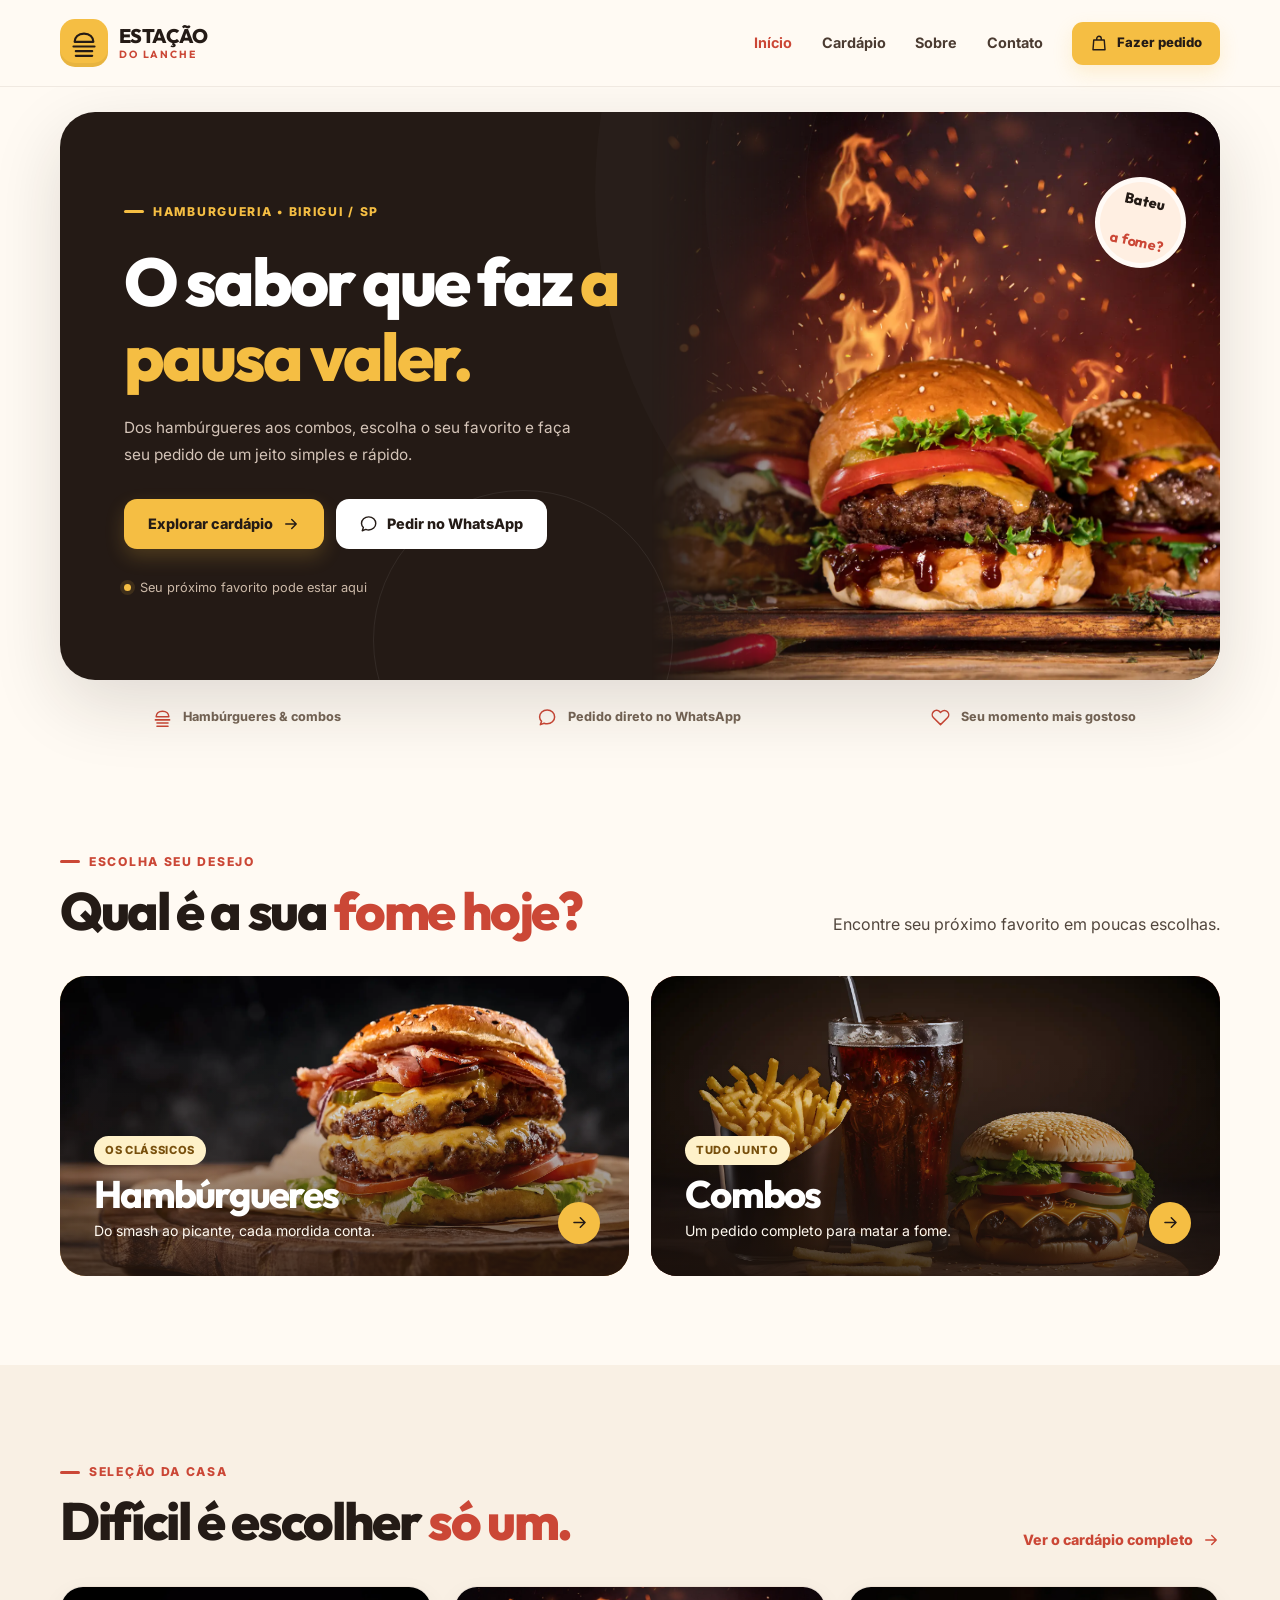
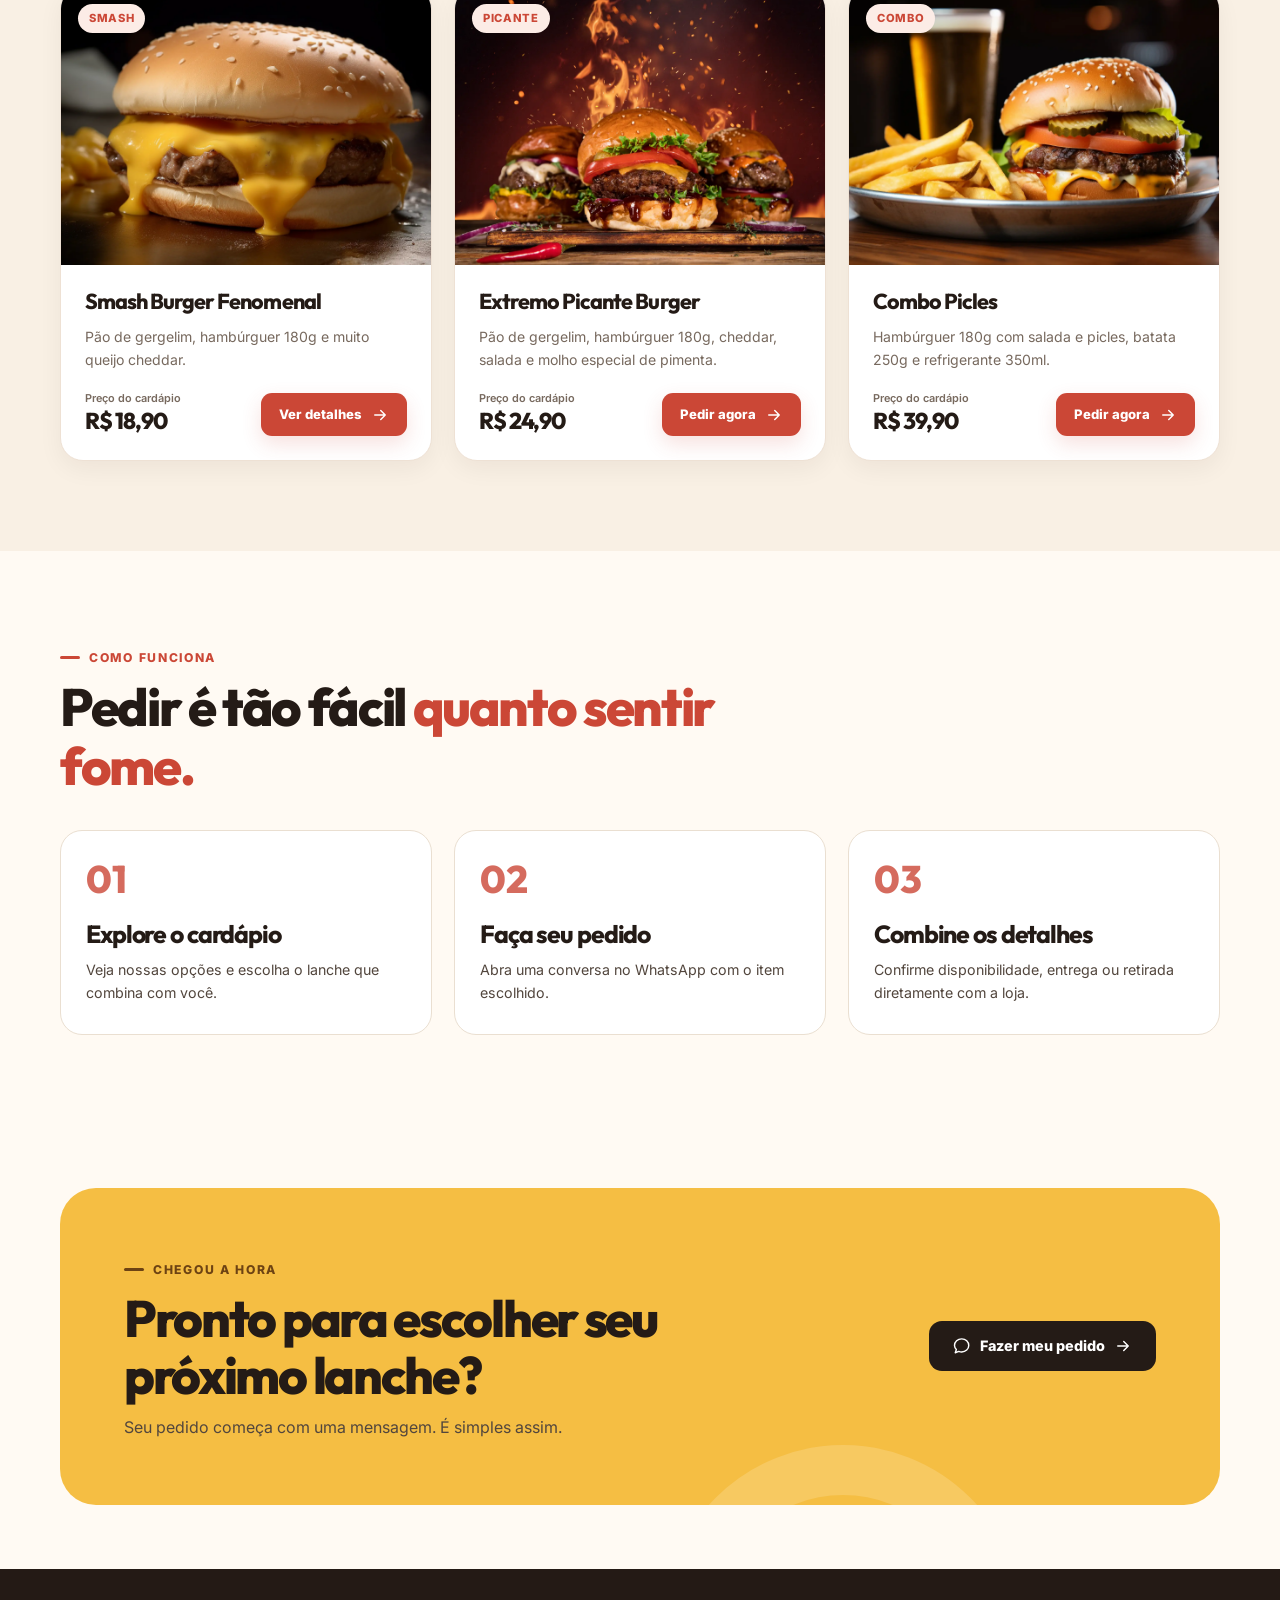
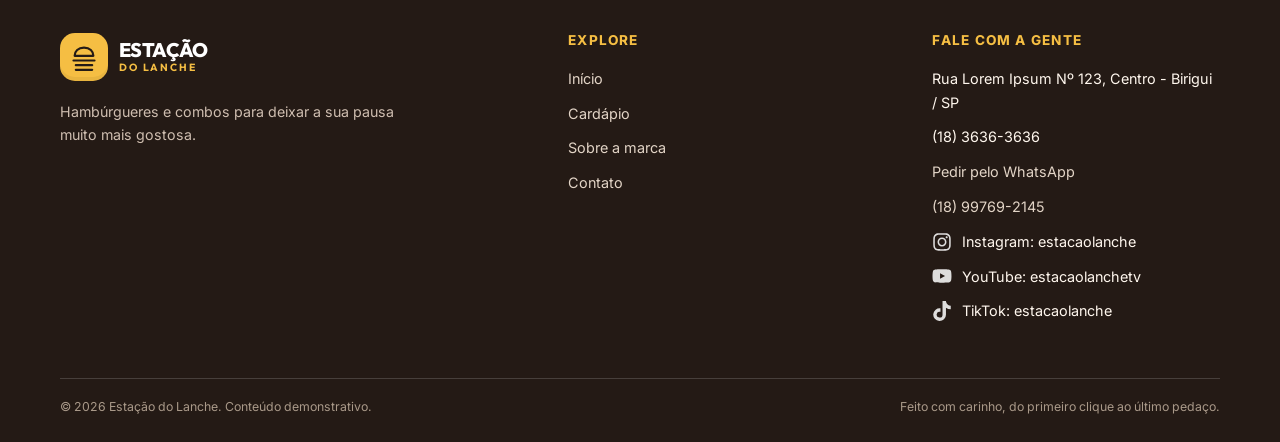
<file: index.html>
<!doctype html>
<html lang="pt-BR"><head><meta charset="utf-8"><meta name="viewport" content="width=device-width,initial-scale=1"><meta name="theme-color" content="#fffaf3">
<title>Hambúrgueres e combos em Birigui | Estação do Lanche</title><meta name="description" content="Estação do Lanche em Birigui/SP. Conheça o cardápio e faça seu pedido pelo WhatsApp."><meta property="og:type" content="website"><meta property="og:locale" content="pt_BR"><meta property="og:site_name" content="Estação do Lanche"><meta property="og:title" content="Hambúrgueres e combos em Birigui | Estação do Lanche"><meta property="og:description" content="Estação do Lanche em Birigui/SP. Conheça o cardápio e faça seu pedido pelo WhatsApp."><!-- TODO: após publicar, usar endereço completo (https://...) em og:image e adicionar og:url --><meta property="og:image" content="images/AdobeStock_593086323.webp">
<link rel="icon" type="image/svg+xml" href="assets/img/favicon.svg">
<link rel="preconnect" href="https://fonts.googleapis.com"><link rel="preconnect" href="https://fonts.gstatic.com" crossorigin>
<link href="https://fonts.googleapis.com/css2?family=Inter:wght@400;500;600;700;800&family=Outfit:wght@500;600;700;800&display=swap" rel="stylesheet">
<script type="application/ld+json">{"@context":"https://schema.org","@type":"FastFoodRestaurant","name":"Estação do Lanche","description":"Hambúrgueres e combos em Birigui/SP.","servesCuisine":"Hambúrguer","telephone":"+5518997692145","image":"images/AdobeStock_593086323.webp"}</script>
<link rel="stylesheet" href="assets/css/style.css"><script src="assets/js/main.js" defer></script>
</head><body><a class="skip-link" href="#conteudo">Ir para o conteúdo principal</a>
<header class="site-header"><div class="container header-inner">
    <a class="brand" href="index.html" aria-label="Estação do Lanche, página inicial">
      <span class="brand-mark"><svg class="" aria-hidden="true" viewBox="0 0 24 24" fill="none" stroke="currentColor" stroke-linecap="round" stroke-linejoin="round" stroke-width="1.9"><path d="M4 11c0-4 3-7 8-7s8 3 8 7H4ZM3 15h18M5 19h14M5 23h14"/></svg></span>
      <span class="brand-name">ESTAÇÃO<small>DO LANCHE</small></span>
    </a>
    <button class="menu-toggle" data-nav-toggle aria-controls="site-navigation" aria-expanded="false" aria-label="Abrir menu"><svg class="" aria-hidden="true" viewBox="0 0 24 24" fill="none" stroke="currentColor" stroke-linecap="round" stroke-linejoin="round" stroke-width="1.9"><path d="M4 7h16M4 12h16M4 17h16"/></svg></button>
    <nav class="desktop-nav" id="site-navigation" aria-label="Navegação principal">
      <a href="index.html" aria-current="page">Início</a>
      <a href="cardapio.html" >Cardápio</a>
      <a href="sobre.html" >Sobre</a>
      <a href="contato.html" >Contato</a>
      <a class="btn btn--yellow btn--sm" href="https://wa.me/5518997692145?text=Ol%C3%A1%21%20Gostaria%20de%20fazer%20um%20pedido." target="_blank" rel="noopener noreferrer"><svg class="" aria-hidden="true" viewBox="0 0 24 24" fill="none" stroke="currentColor" stroke-linecap="round" stroke-linejoin="round" stroke-width="1.9"><path d="M5 8h14l1 13H4L5 8Zm4 0V6a3 3 0 0 1 6 0v2"/></svg> Fazer pedido</a>
    </nav>
</div></header><main id="conteudo"><section class="hero-shell"><div class="container"><div class="hero">
  <div class="hero-copy"><span class="eyebrow eyebrow--light">Hamburgueria • Birigui / SP</span><h1>O sabor que faz <span class="text-yellow">a pausa valer.</span></h1>
  <p>Dos hambúrgueres aos combos, escolha o seu favorito e faça seu pedido de um jeito simples e rápido.</p>
  <div class="hero-actions"><a class="btn btn--yellow" href="cardapio.html">Explorar cardápio <svg class="" aria-hidden="true" viewBox="0 0 24 24" fill="none" stroke="currentColor" stroke-linecap="round" stroke-linejoin="round" stroke-width="1.9"><path d="M5 12h14m-6-6 6 6-6 6"/></svg></a><a class="btn btn--white" href="https://wa.me/5518997692145?text=Ol%C3%A1%21%20Gostaria%20de%20fazer%20um%20pedido." target="_blank" rel="noopener noreferrer"><svg class="" aria-hidden="true" viewBox="0 0 24 24" fill="none" stroke="currentColor" stroke-linecap="round" stroke-linejoin="round" stroke-width="1.9"><path d="M21 11.3c0 4.8-4.2 8.7-9.4 8.7-1.4 0-2.7-.3-3.9-.8L3 21l1.5-4.2A8.2 8.2 0 0 1 2 11.3C2 6.5 6.2 2.5 11.6 2.5s9.4 4 9.4 8.8Z"/></svg> Pedir no WhatsApp</a></div>
  <div class="hero-note"><span></span> Seu próximo favorito pode estar aqui</div></div>
  <div class="hero-art"><img src="images/AdobeStock_244611927.webp" data-fallback="assets/img/hero.svg" alt="Hambúrguer em destaque" fetchpriority="high" width="700" height="600"><div class="hero-sticker">Bateu <strong>a fome?</strong></div></div>
</div></div></section><div class="trust-strip"><div class="container trust-grid"><div class="trust-item"><svg class="" aria-hidden="true" viewBox="0 0 24 24" fill="none" stroke="currentColor" stroke-linecap="round" stroke-linejoin="round" stroke-width="1.9"><path d="M4 11c0-4 3-7 8-7s8 3 8 7H4ZM3 15h18M5 19h14M5 23h14"/></svg> Hambúrgueres & combos</div><div class="trust-item"><svg class="" aria-hidden="true" viewBox="0 0 24 24" fill="none" stroke="currentColor" stroke-linecap="round" stroke-linejoin="round" stroke-width="1.9"><path d="M21 11.3c0 4.8-4.2 8.7-9.4 8.7-1.4 0-2.7-.3-3.9-.8L3 21l1.5-4.2A8.2 8.2 0 0 1 2 11.3C2 6.5 6.2 2.5 11.6 2.5s9.4 4 9.4 8.8Z"/></svg> Pedido direto no WhatsApp</div><div class="trust-item"><svg class="" aria-hidden="true" viewBox="0 0 24 24" fill="none" stroke="currentColor" stroke-linecap="round" stroke-linejoin="round" stroke-width="1.9"><path d="M20.8 4.7a5.5 5.5 0 0 0-7.8 0L12 5.6l-1-1a5.5 5.5 0 0 0-7.8 7.8L12 21l8.8-8.6a5.5 5.5 0 0 0 0-7.7Z"/></svg> Seu momento mais gostoso</div></div></div><section class="section" id="categorias"><div class="container"><div class="section-heading"><div><span class="eyebrow">Escolha seu desejo</span><h2>Qual é a sua <span class="text-red">fome hoje?</span></h2></div><p>Encontre seu próximo favorito em poucas escolhas.</p></div>
<div class="category-grid"><a class="category-card" href="cardapio.html?categoria=hamburguer"><img src="images/AdobeStock_334881645.webp" data-fallback="assets/img/smash.svg" alt="" loading="lazy" width="700" height="600"><div class="category-card__body"><span class="badge badge--yellow">Os clássicos</span><h3>Hambúrgueres</h3><p>Do smash ao picante, cada mordida conta.</p></div><span class="category-card__arrow"><svg class="" aria-hidden="true" viewBox="0 0 24 24" fill="none" stroke="currentColor" stroke-linecap="round" stroke-linejoin="round" stroke-width="1.9"><path d="M5 12h14m-6-6 6 6-6 6"/></svg></span></a>
<a class="category-card" href="cardapio.html?categoria=combo"><img src="images/AdobeStock_577168329.webp" data-fallback="assets/img/combo.svg" alt="" loading="lazy" width="700" height="600"><div class="category-card__body"><span class="badge badge--yellow">Tudo junto</span><h3>Combos</h3><p>Um pedido completo para matar a fome.</p></div><span class="category-card__arrow"><svg class="" aria-hidden="true" viewBox="0 0 24 24" fill="none" stroke="currentColor" stroke-linecap="round" stroke-linejoin="round" stroke-width="1.9"><path d="M5 12h14m-6-6 6 6-6 6"/></svg></span></a></div></div></section><section class="section section--warm" id="destaques"><div class="container"><div class="section-heading"><div><span class="eyebrow">Seleção da casa</span><h2>Difícil é escolher <span class="text-red">só um.</span></h2></div><a class="text-link" href="cardapio.html">Ver o cardápio completo <svg class="" aria-hidden="true" viewBox="0 0 24 24" fill="none" stroke="currentColor" stroke-linecap="round" stroke-linejoin="round" stroke-width="1.9"><path d="M5 12h14m-6-6 6 6-6 6"/></svg></a></div><div class="product-grid"><article class="product-card" data-category="hamburguer">
      <div class="product-card__media product-card__media"><span class="badge">Smash</span><img src="images/AdobeStock_593086323.webp" data-fallback="assets/img/smash.svg" alt="Smash Burger Fenomenal" loading="lazy" width="700" height="600"></div>
      <div class="product-card__body"><h3>Smash Burger Fenomenal</h3><p>Pão de gergelim, hambúrguer 180g e muito queijo cheddar.</p><div class="product-card__bottom"><div><span class="price-label">Preço do cardápio</span><strong class="price">R$ 18,90</strong></div><a class="btn btn--red btn--sm" href="produto.html" >Ver detalhes <svg class="" aria-hidden="true" viewBox="0 0 24 24" fill="none" stroke="currentColor" stroke-linecap="round" stroke-linejoin="round" stroke-width="1.9"><path d="M5 12h14m-6-6 6 6-6 6"/></svg></a></div></div>
    </article><article class="product-card" data-category="hamburguer">
      <div class="product-card__media product-card__media--rose"><span class="badge">Picante</span><img src="images/AdobeStock_244611927.webp" data-fallback="assets/img/picante.svg" alt="Extremo Picante Burger" loading="lazy" width="700" height="600"></div>
      <div class="product-card__body"><h3>Extremo Picante Burger</h3><p>Pão de gergelim, hambúrguer 180g, cheddar, salada e molho especial de pimenta.</p><div class="product-card__bottom"><div><span class="price-label">Preço do cardápio</span><strong class="price">R$ 24,90</strong></div><a class="btn btn--red btn--sm" href="https://wa.me/5518997692145?text=Ol%C3%A1%21%20Quero%20pedir%20o%20Extremo%20Picante%20Burger." target="_blank" rel="noopener noreferrer">Pedir agora <svg class="" aria-hidden="true" viewBox="0 0 24 24" fill="none" stroke="currentColor" stroke-linecap="round" stroke-linejoin="round" stroke-width="1.9"><path d="M5 12h14m-6-6 6 6-6 6"/></svg></a></div></div>
    </article><article class="product-card" data-category="combo">
      <div class="product-card__media product-card__media--yellow"><span class="badge">Combo</span><img src="images/AdobeStock_593086306.webp" data-fallback="assets/img/combo.svg" alt="Combo Picles" loading="lazy" width="700" height="600"></div>
      <div class="product-card__body"><h3>Combo Picles</h3><p>Hambúrguer 180g com salada e picles, batata 250g e refrigerante 350ml.</p><div class="product-card__bottom"><div><span class="price-label">Preço do cardápio</span><strong class="price">R$ 39,90</strong></div><a class="btn btn--red btn--sm" href="https://wa.me/5518997692145?text=Ol%C3%A1%21%20Quero%20pedir%20o%20Combo%20Picles." target="_blank" rel="noopener noreferrer">Pedir agora <svg class="" aria-hidden="true" viewBox="0 0 24 24" fill="none" stroke="currentColor" stroke-linecap="round" stroke-linejoin="round" stroke-width="1.9"><path d="M5 12h14m-6-6 6 6-6 6"/></svg></a></div></div>
    </article></div></div></section><section class="section"><div class="container"><div class="section-heading"><div><span class="eyebrow">Como funciona</span><h2>Pedir é tão fácil <span class="text-red">quanto sentir fome.</span></h2></div></div><div class="steps"><div class="step"><span class="step-index">01</span><h3>Explore o cardápio</h3><p>Veja nossas opções e escolha o lanche que combina com você.</p></div><div class="step"><span class="step-index">02</span><h3>Faça seu pedido</h3><p>Abra uma conversa no WhatsApp com o item escolhido.</p></div><div class="step"><span class="step-index">03</span><h3>Combine os detalhes</h3><p>Confirme disponibilidade, entrega ou retirada diretamente com a loja.</p></div></div></div></section><section class="section--tight"><div class="container"><div class="cta-banner"><div><span class="eyebrow" style="color:#6d4313">Chegou a hora</span><h2>Pronto para escolher seu próximo lanche?</h2><p>Seu pedido começa com uma mensagem. É simples assim.</p></div><a class="btn btn--dark" href="https://wa.me/5518997692145?text=Ol%C3%A1%21%20Gostaria%20de%20fazer%20um%20pedido." target="_blank" rel="noopener noreferrer"><svg class="" aria-hidden="true" viewBox="0 0 24 24" fill="none" stroke="currentColor" stroke-linecap="round" stroke-linejoin="round" stroke-width="1.9"><path d="M21 11.3c0 4.8-4.2 8.7-9.4 8.7-1.4 0-2.7-.3-3.9-.8L3 21l1.5-4.2A8.2 8.2 0 0 1 2 11.3C2 6.5 6.2 2.5 11.6 2.5s9.4 4 9.4 8.8Z"/></svg> Fazer meu pedido <svg class="" aria-hidden="true" viewBox="0 0 24 24" fill="none" stroke="currentColor" stroke-linecap="round" stroke-linejoin="round" stroke-width="1.9"><path d="M5 12h14m-6-6 6 6-6 6"/></svg></a></div></div></section></main><footer class="site-footer"><div class="container">
  <div class="footer-main">
    <div class="footer-brand"><a class="brand" href="index.html"><span class="brand-mark"><svg class="" aria-hidden="true" viewBox="0 0 24 24" fill="none" stroke="currentColor" stroke-linecap="round" stroke-linejoin="round" stroke-width="1.9"><path d="M4 11c0-4 3-7 8-7s8 3 8 7H4ZM3 15h18M5 19h14M5 23h14"/></svg></span><span class="brand-name">ESTAÇÃO<small>DO LANCHE</small></span></a><p>Hambúrgueres e combos para deixar a sua pausa muito mais gostosa.</p></div>
    <div><h3>Explore</h3><nav class="footer-links" aria-label="Links do rodapé"><a href="index.html">Início</a><a href="cardapio.html">Cardápio</a><a href="sobre.html">Sobre a marca</a><a href="contato.html">Contato</a></nav></div>
    <div><h3>Fale com a gente</h3><div class="footer-links"><!-- TODO: trocar endereço e telefones fixos pelos dados reais; conferir os perfis das redes e transformar em links --><span>Rua Lorem Ipsum Nº 123, Centro - Birigui / SP</span><span>(18) 3636-3636</span><a href="https://wa.me/5518997692145?text=Ol%C3%A1%21%20Gostaria%20de%20fazer%20um%20pedido." target="_blank" rel="noopener noreferrer">Pedir pelo WhatsApp</a><a href="tel:+5518997692145">(18) 99769-2145</a><span class="footer-social"><img src="images/instagram.svg" alt="" width="20" height="20">Instagram: estacaolanche</span><span class="footer-social"><img src="images/youtube.svg" alt="" width="20" height="20">YouTube: estacaolanchetv</span><span class="footer-social"><img src="images/tiktok.svg" alt="" width="20" height="20">TikTok: estacaolanche</span></div></div>
  </div><div class="footer-bottom"><span>© <span data-current-year>2026</span> Estação do Lanche. Conteúdo demonstrativo.</span><span>Feito com carinho, do primeiro clique ao último pedaço.</span></div>
</div></footer></body></html>
</file>
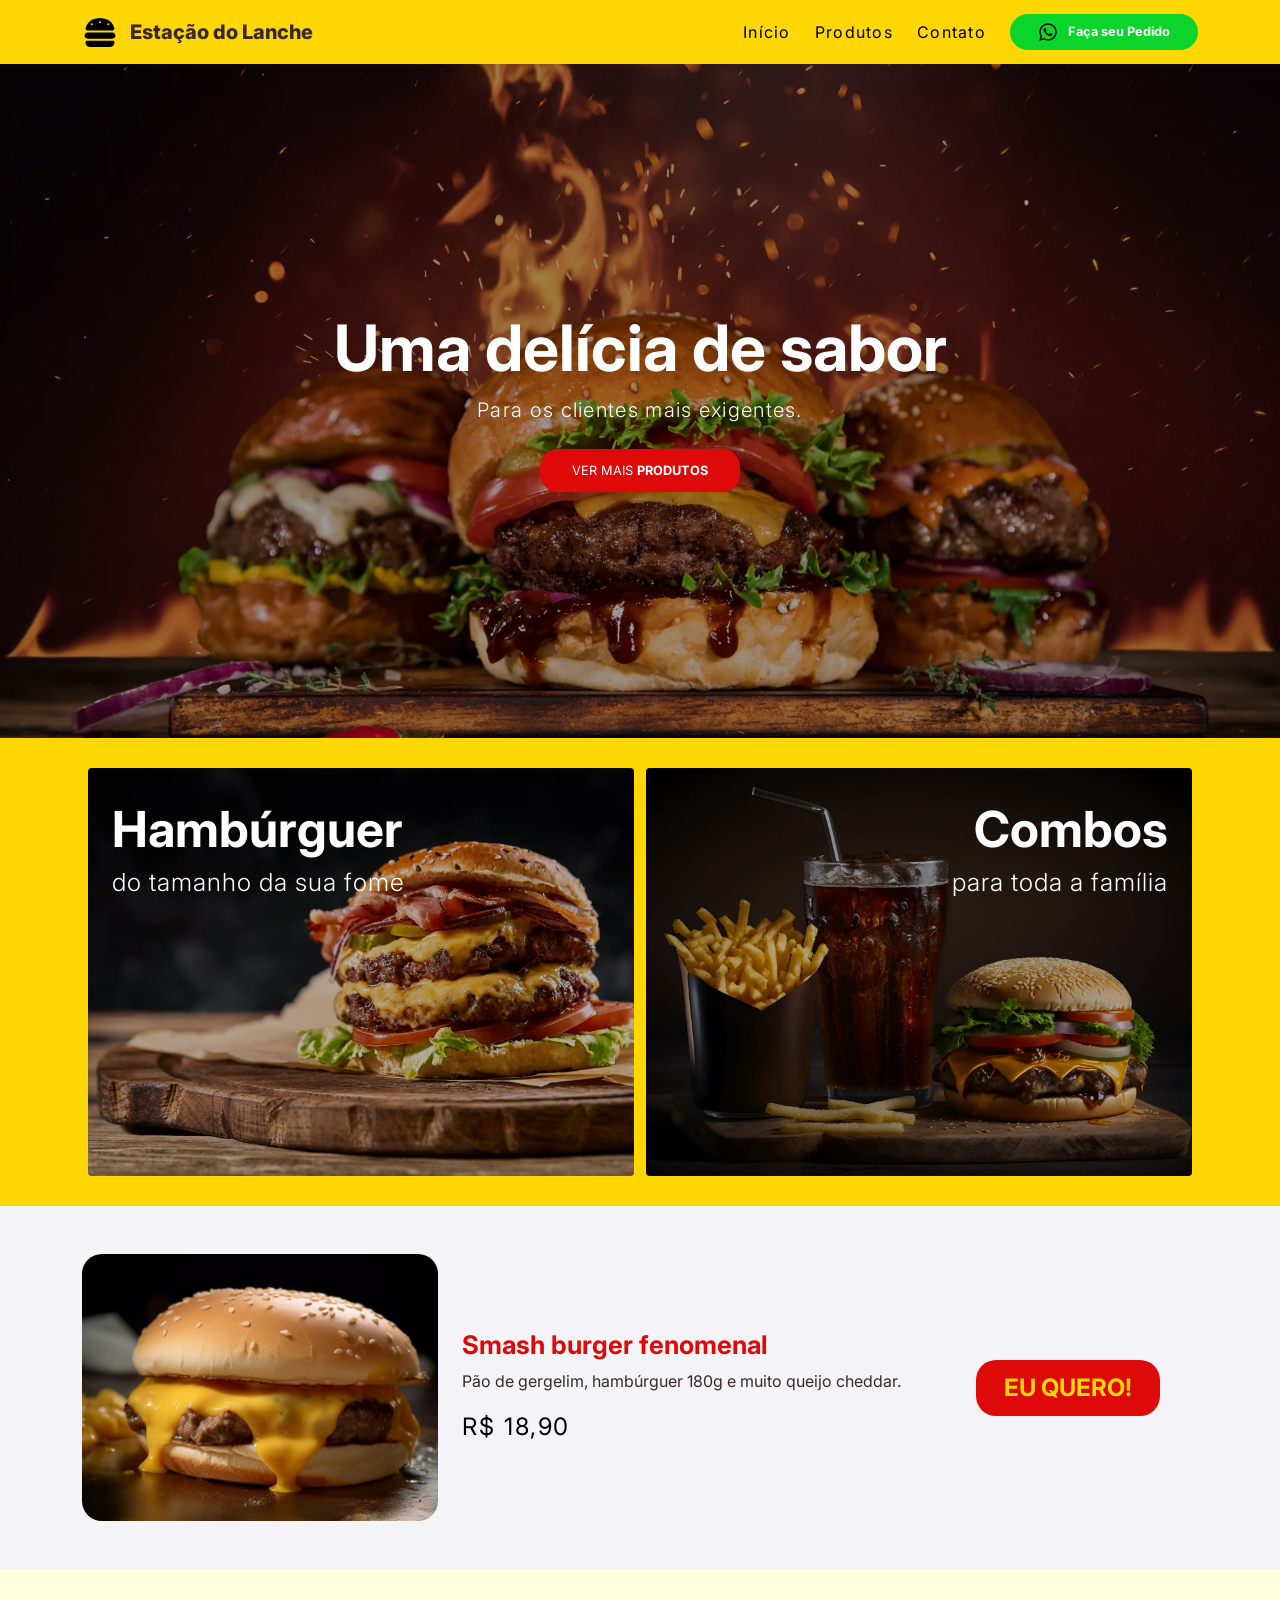
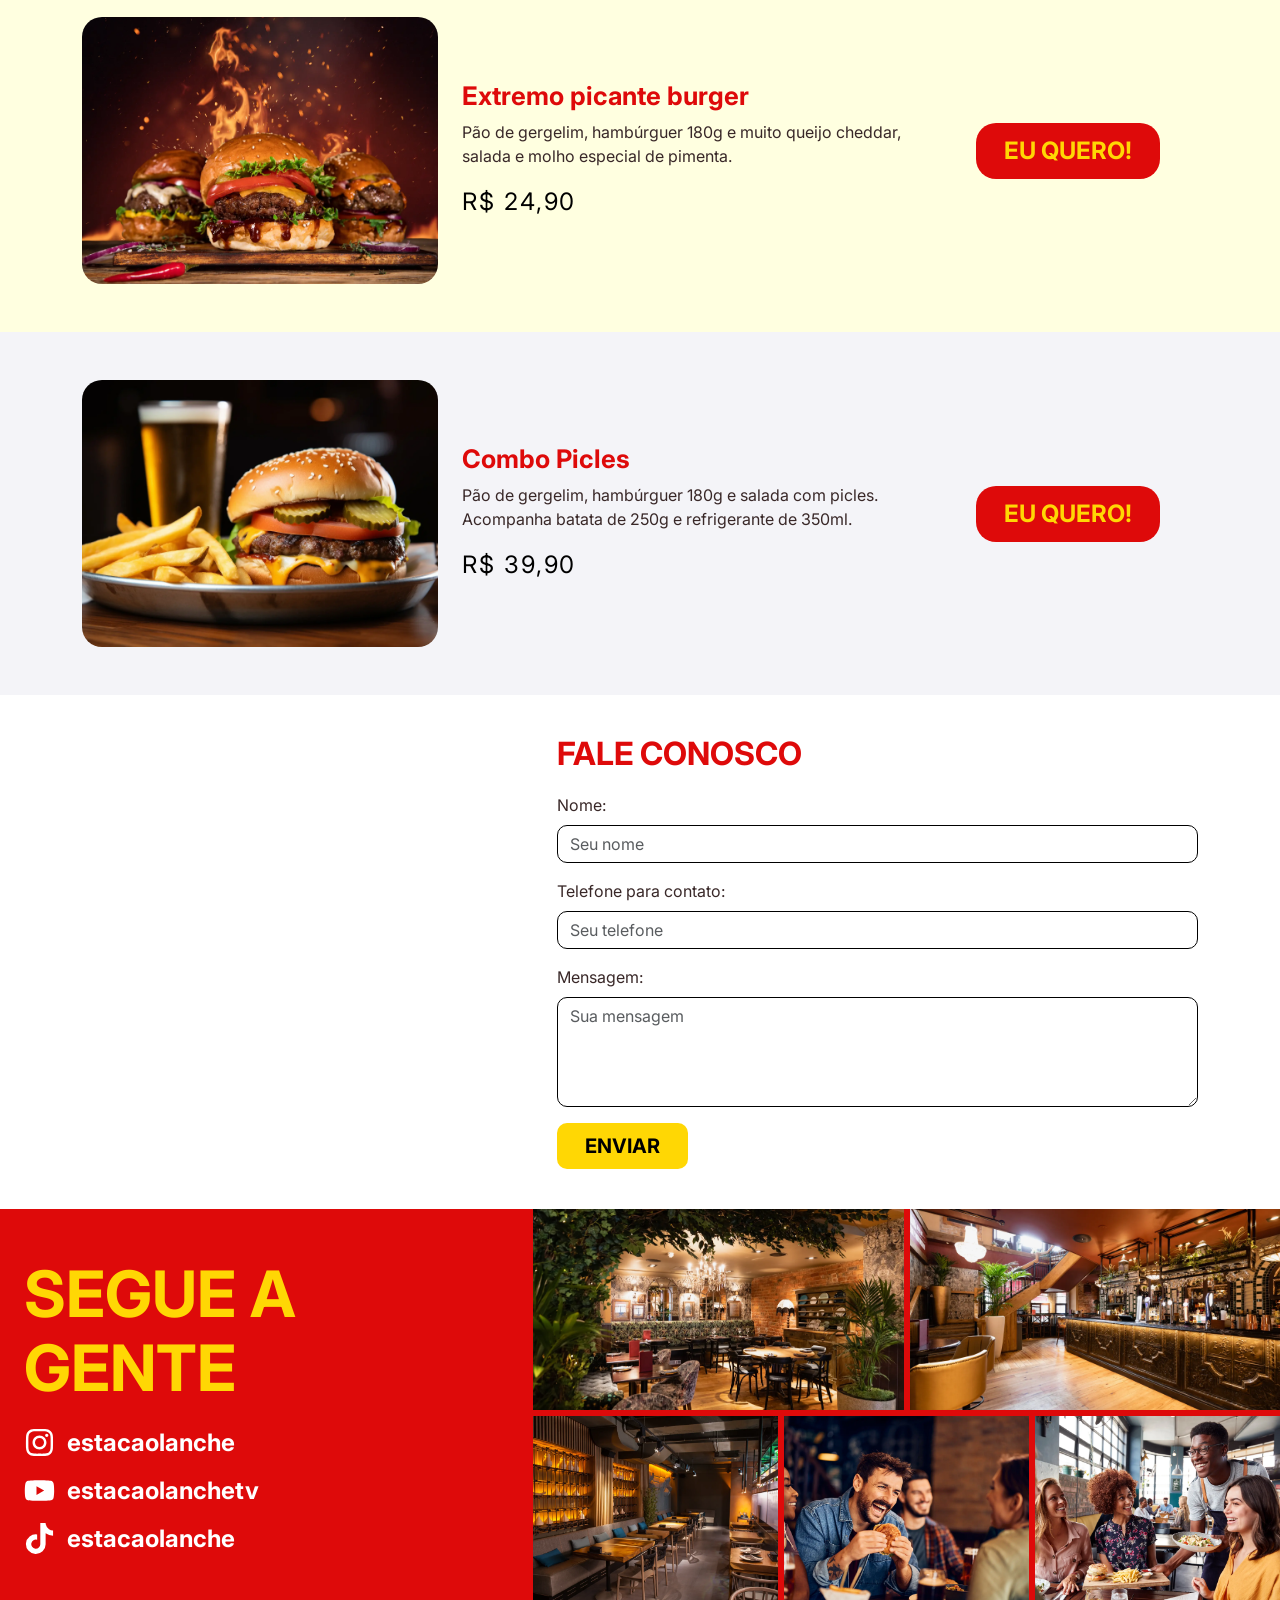
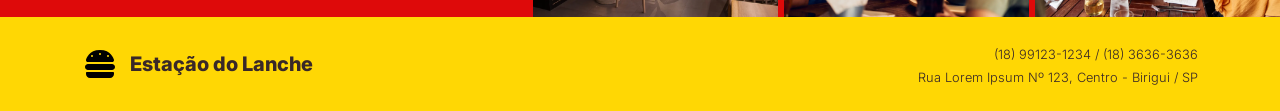
<file: versao-anterior/index.html>
<!DOCTYPE html>
<html lang="pt-br">
<head>
    <meta charset="UTF-8">
    <meta name="viewport" content="width=device-width, initial-scale=1.0">
    <title>Estação do Lanche | Hambúrgueres e combos em Birigui/SP</title>
    <meta name="description" content="Estação do Lanche: smash burgers, hambúrgueres artesanais e combos para toda a família. Peça pelo WhatsApp.">
    <meta name="theme-color" content="#FFD704">

    <!-- Pré-visualização ao compartilhar (WhatsApp, Instagram, Facebook).
         TODO: depois de publicar o site, troque og:image e adicione og:url com o endereço completo (https://...) -->
    <meta property="og:type" content="website">
    <meta property="og:locale" content="pt_BR">
    <meta property="og:site_name" content="Estação do Lanche">
    <meta property="og:title" content="Estação do Lanche | Uma delícia de sabor">
    <meta property="og:description" content="Smash burgers, hambúrgueres e combos para toda a família. Peça pelo WhatsApp.">
    <meta property="og:image" content="../images/AdobeStock_593086323.webp">

    <link rel="icon" type="image/svg+xml" href="favicon.svg">
    <link rel="preload" as="image" href="../images/AdobeStock_244611927.webp">

    <link rel="preconnect" href="https://fonts.googleapis.com">
    <link rel="preconnect" href="https://fonts.gstatic.com" crossorigin>
    <link href="https://fonts.googleapis.com/css2?family=Inter:wght@300;400;700;800&display=swap" rel="stylesheet">
    <link href="https://cdn.jsdelivr.net/npm/bootstrap@5.3.1/dist/css/bootstrap.min.css" rel="stylesheet" integrity="sha384-4bw+/aepP/YC94hEpVNVgiZdgIC5+VKNBQNGCHeKRQN+PtmoHDEXuppvnDJzQIu9" crossorigin="anonymous">
    <link href="style.css" rel="stylesheet">
    <script src="https://cdn.jsdelivr.net/npm/bootstrap@5.3.1/dist/js/bootstrap.bundle.min.js" integrity="sha384-HwwvtgBNo3bZJJLYd8oVXjrBZt8cqVSpeBNS5n7C8IVInixGAoxmnlMuBnhbgrkm" crossorigin="anonymous" defer></script>

    <script type="application/ld+json">
    {
        "@context": "https://schema.org",
        "@type": "FastFoodRestaurant",
        "name": "Estação do Lanche",
        "description": "Smash burgers, hambúrgueres e combos para toda a família.",
        "servesCuisine": "Hambúrguer",
        "telephone": "+5518997692145",
        "image": "../images/AdobeStock_593086323.webp"
    }
    </script>
</head>
<body>
    <a class="visually-hidden-focusable" href="#conteudo">Ir para o conteúdo</a>

    <header class="site-header navbar navbar-expand-md fixed-top">
        <div class="container">
            <a class="navbar-brand" href="#inicio">
                <img src="../images/burger-solid.svg" alt="" width="36" height="33">
                <span class="nome">Estação do Lanche</span>
            </a>
            <button class="navbar-toggler border-0" type="button" data-bs-toggle="collapse" data-bs-target="#menu" aria-controls="menu" aria-expanded="false" aria-label="Abrir menu">
                <span class="navbar-toggler-icon"></span>
            </button>
            <nav class="collapse navbar-collapse justify-content-end" id="menu">
                <ul class="navbar-nav align-items-md-center">
                    <li class="nav-item"><a class="nav-link" href="#inicio">Início</a></li>
                    <li class="nav-item"><a class="nav-link" href="#produtos">Produtos</a></li>
                    <li class="nav-item"><a class="nav-link" href="#contato">Contato</a></li>
                    <li class="nav-item ms-md-2 pb-2 pb-md-0">
                        <a class="botao-pedido" href="https://api.whatsapp.com/send?phone=5518997692145&text=Ol%C3%A1!%20Gostaria%20de%20fazer%20um%20pedido">
                            <img src="../images/whatsapp.svg" alt="" width="20" height="20">
                            Faça seu Pedido
                        </a>
                    </li>
                </ul>
            </nav>
        </div>
    </header>

    <main id="conteudo">
        <section id="inicio" class="hero">
            <h2>Uma delícia de sabor</h2>
            <p>Para os clientes mais exigentes.</p>
            <a href="#produtos" class="botao-hero">Ver mais <strong>produtos</strong></a>
        </section>

        <section id="produtos" class="categorias">
            <div class="container">
                <div class="row g-0">
                    <div class="col-md-6">
                        <div class="categoria categoria-hamburguer">
                            <h2>Hambúrguer</h2>
                            <p>do tamanho da sua fome</p>
                        </div>
                    </div>
                    <div class="col-md-6">
                        <div class="categoria categoria-combos">
                            <h2>Combos</h2>
                            <p>para toda a família</p>
                        </div>
                    </div>
                </div>
            </div>
        </section>

        <article class="produto produto-a">
            <div class="container">
                <div class="row align-items-center gy-3">
                    <div class="col-md-4">
                        <img class="produto-foto" src="../images/AdobeStock_593086323.webp" alt="Smash burger com muito queijo cheddar" width="1920" height="1280" loading="lazy">
                    </div>
                    <div class="col-md-5">
                        <h3>Smash burger fenomenal</h3>
                        <p>Pão de gergelim, hambúrguer 180g e muito queijo cheddar.</p>
                        <p class="preco">R$ 18,90</p>
                    </div>
                    <div class="col-md-3 text-md-center">
                        <a href="https://api.whatsapp.com/send?phone=5518997692145&text=Ol%C3%A1!%20Quero%20pedir%20o%20Smash%20Burger%20Fenomenal" class="botao-quero">EU QUERO!</a>
                    </div>
                </div>
            </div>
        </article>

        <article class="produto produto-b">
            <div class="container">
                <div class="row align-items-center gy-3">
                    <div class="col-md-4">
                        <img class="produto-foto" src="../images/AdobeStock_244611927.webp" alt="Hambúrguer extremo picante com molho de pimenta" width="1920" height="1280" loading="lazy">
                    </div>
                    <div class="col-md-5">
                        <h3>Extremo picante burger</h3>
                        <p>Pão de gergelim, hambúrguer 180g e muito queijo cheddar, salada e molho especial de pimenta.</p>
                        <p class="preco">R$ 24,90</p>
                    </div>
                    <div class="col-md-3 text-md-center">
                        <a href="https://api.whatsapp.com/send?phone=5518997692145&text=Ol%C3%A1!%20Quero%20pedir%20o%20Extremo%20Picante%20Burger" class="botao-quero">EU QUERO!</a>
                    </div>
                </div>
            </div>
        </article>

        <article class="produto produto-a">
            <div class="container">
                <div class="row align-items-center gy-3">
                    <div class="col-md-4">
                        <img class="produto-foto" src="../images/AdobeStock_593086306.webp" alt="Combo Picles com hambúrguer, batata e refrigerante" width="1920" height="1280" loading="lazy">
                    </div>
                    <div class="col-md-5">
                        <h3>Combo Picles</h3>
                        <p>Pão de gergelim, hambúrguer 180g e salada com picles. Acompanha batata de 250g e refrigerante de 350ml.</p>
                        <p class="preco">R$ 39,90</p>
                    </div>
                    <div class="col-md-3 text-md-center">
                        <a href="https://api.whatsapp.com/send?phone=5518997692145&text=Ol%C3%A1!%20Quero%20pedir%20o%20Combo%20Picles" class="botao-quero">EU QUERO!</a>
                    </div>
                </div>
            </div>
        </article>

        <section id="contato" class="contato">
            <div class="container">
                <div class="row gy-4">
                    <div class="col-md-5">
                        <!-- TODO: o mapa ainda aponta para o SESI Penápolis; trocar pelo endereço real da loja -->
                        <iframe class="mapa" title="Mapa com a localização da Estação do Lanche" src="https://www.google.com/maps/embed?pb=!1m18!1m12!1m3!1d3612.878366159967!2d-50.09494392476584!3d-21.41173808615575!2m3!1f0!2f0!3f0!3m2!1i1024!2i768!4f13.1!3m3!1m2!1s0x9496039e1400960d%3A0x118df3bc4af39f10!2sSESI%20PEN%C3%81POLIS!5e1!3m2!1spt-BR!2sbr!4v1694531571790!5m2!1spt-BR!2sbr" allowfullscreen loading="lazy" referrerpolicy="no-referrer-when-downgrade"></iframe>
                    </div>
                    <div class="col-md-7">
                        <h2>FALE CONOSCO</h2>
                        <form>
                            <div class="mb-3">
                                <label for="nome-cliente" class="form-label">Nome:</label>
                                <input type="text" class="form-control" id="nome-cliente" name="nome" placeholder="Seu nome" autocomplete="name">
                            </div>
                            <div class="mb-3">
                                <label for="telefone" class="form-label">Telefone para contato:</label>
                                <input type="tel" class="form-control" id="telefone" name="telefone" placeholder="Seu telefone" autocomplete="tel">
                            </div>
                            <div class="mb-3">
                                <label for="mensagem" class="form-label">Mensagem:</label>
                                <textarea class="form-control" id="mensagem" name="mensagem" rows="4" placeholder="Sua mensagem"></textarea>
                            </div>
                            <button type="submit" class="botao-enviar">ENVIAR</button>
                        </form>
                    </div>
                </div>
            </div>
        </section>

        <section class="social">
            <div class="container-fluid px-0">
                <div class="row g-0">
                    <div class="col-md-5 col-conteudo px-4">
                        <h2 class="social-titulo">SEGUE A GENTE</h2>
                        <p class="social-item"><img src="../images/instagram.svg" alt="" width="31" height="31">estacaolanche</p>
                        <p class="social-item"><img src="../images/youtube.svg" alt="" width="31" height="31">estacaolanchetv</p>
                        <p class="social-item"><img src="../images/tiktok.svg" alt="" width="31" height="31">estacaolanche</p>
                    </div>
                    <div class="col-md-7">
                        <div class="galeria">
                            <div role="img" aria-label="Hambúrguer artesanal" style="background-image:url(../images/AdobeStock_319713812.webp)"></div>
                            <div role="img" aria-label="Lanche com batatas fritas" style="background-image:url(../images/AdobeStock_319713641.webp)"></div>
                            <div role="img" aria-label="Hambúrguer com queijo" style="background-image:url(../images/AdobeStock_111479179.webp)"></div>
                            <div role="img" aria-label="Combo de hambúrguer" style="background-image:url(../images/AdobeStock_583968036.webp)"></div>
                            <div role="img" aria-label="Hambúrguer suculento" style="background-image:url(../images/AdobeStock_265809361.webp)"></div>
                        </div>
                    </div>
                </div>
            </div>
        </section>
    </main>

    <footer class="site-footer">
        <div class="container">
            <div class="row align-items-center gy-2">
                <div class="col-md-5 marca">
                    <img src="../images/burger-solid.svg" alt="" width="36" height="32">
                    <span>Estação do Lanche</span>
                </div>
                <!-- TODO: trocar telefones e endereço pelos dados reais -->
                <div class="col-md-7 contato-rodape">
                    <p>(18) 99123-1234 / (18) 3636-3636</p>
                    <p>Rua Lorem Ipsum Nº 123, Centro - Birigui / SP</p>
                </div>
            </div>
        </div>
    </footer>
</body>
</html>
</file>
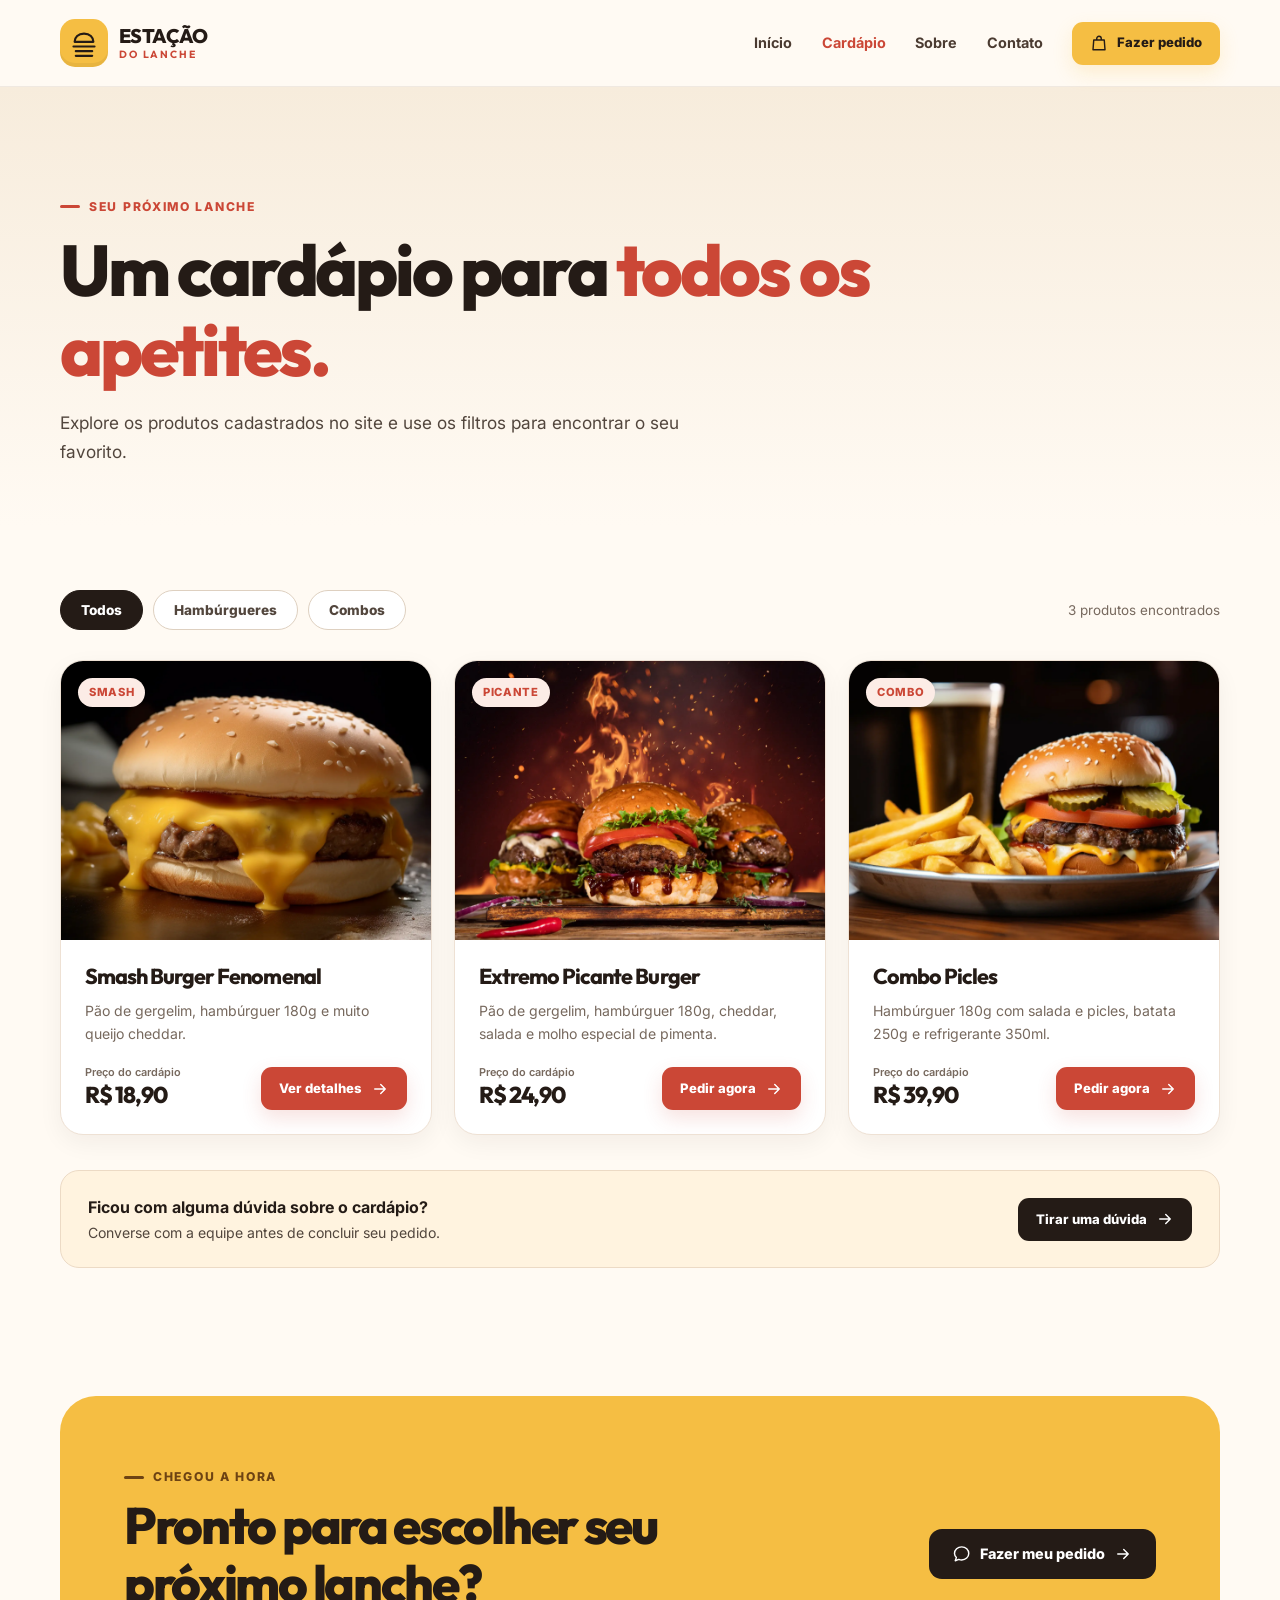
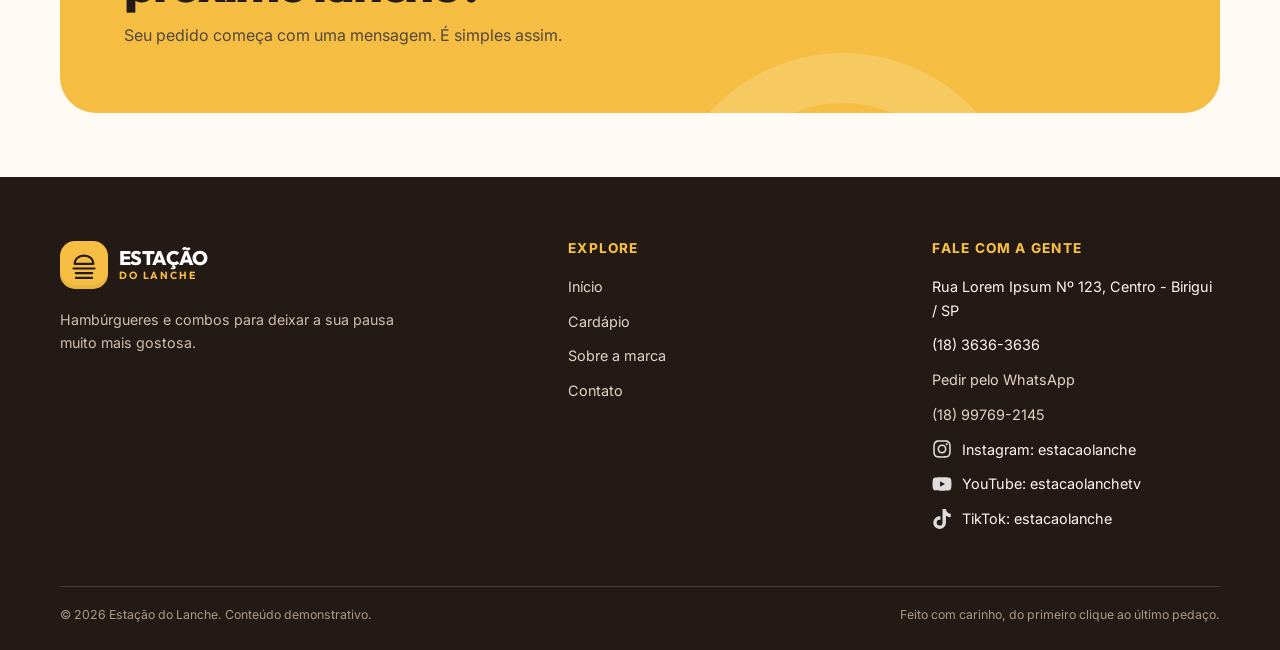
<file: cardapio.html>
<!doctype html>
<html lang="pt-BR"><head><meta charset="utf-8"><meta name="viewport" content="width=device-width,initial-scale=1"><meta name="theme-color" content="#fffaf3">
<title>Cardápio | Estação do Lanche</title><meta name="description" content="Conheça hambúrgueres e combos da Estação do Lanche e filtre por categoria."><meta property="og:type" content="website"><meta property="og:locale" content="pt_BR"><meta property="og:site_name" content="Estação do Lanche"><meta property="og:title" content="Cardápio | Estação do Lanche"><meta property="og:description" content="Conheça hambúrgueres e combos da Estação do Lanche e filtre por categoria."><!-- TODO: após publicar, usar endereço completo (https://...) em og:image e adicionar og:url --><meta property="og:image" content="images/AdobeStock_593086323.webp">
<link rel="icon" type="image/svg+xml" href="assets/img/favicon.svg">
<link rel="preconnect" href="https://fonts.googleapis.com"><link rel="preconnect" href="https://fonts.gstatic.com" crossorigin>
<link href="https://fonts.googleapis.com/css2?family=Inter:wght@400;500;600;700;800&family=Outfit:wght@500;600;700;800&display=swap" rel="stylesheet">
<link rel="stylesheet" href="assets/css/style.css"><script src="assets/js/main.js" defer></script>
</head><body><a class="skip-link" href="#conteudo">Ir para o conteúdo principal</a>
<header class="site-header"><div class="container header-inner">
    <a class="brand" href="index.html" aria-label="Estação do Lanche, página inicial">
      <span class="brand-mark"><svg class="" aria-hidden="true" viewBox="0 0 24 24" fill="none" stroke="currentColor" stroke-linecap="round" stroke-linejoin="round" stroke-width="1.9"><path d="M4 11c0-4 3-7 8-7s8 3 8 7H4ZM3 15h18M5 19h14M5 23h14"/></svg></span>
      <span class="brand-name">ESTAÇÃO<small>DO LANCHE</small></span>
    </a>
    <button class="menu-toggle" data-nav-toggle aria-controls="site-navigation" aria-expanded="false" aria-label="Abrir menu"><svg class="" aria-hidden="true" viewBox="0 0 24 24" fill="none" stroke="currentColor" stroke-linecap="round" stroke-linejoin="round" stroke-width="1.9"><path d="M4 7h16M4 12h16M4 17h16"/></svg></button>
    <nav class="desktop-nav" id="site-navigation" aria-label="Navegação principal">
      <a href="index.html" >Início</a>
      <a href="cardapio.html" aria-current="page">Cardápio</a>
      <a href="sobre.html" >Sobre</a>
      <a href="contato.html" >Contato</a>
      <a class="btn btn--yellow btn--sm" href="https://wa.me/5518997692145?text=Ol%C3%A1%21%20Gostaria%20de%20fazer%20um%20pedido." target="_blank" rel="noopener noreferrer"><svg class="" aria-hidden="true" viewBox="0 0 24 24" fill="none" stroke="currentColor" stroke-linecap="round" stroke-linejoin="round" stroke-width="1.9"><path d="M5 8h14l1 13H4L5 8Zm4 0V6a3 3 0 0 1 6 0v2"/></svg> Fazer pedido</a>
    </nav>
</div></header><main id="conteudo"><section class="page-intro"><div class="container"><div class="page-intro__inner"><span class="eyebrow">Seu próximo lanche</span><h1>Um cardápio para <span class="text-red">todos os apetites.</span></h1><p>Explore os produtos cadastrados no site e use os filtros para encontrar o seu favorito.</p></div></div></section><section class="section section--tight"><div class="container"><div class="filter-bar" role="group" aria-label="Filtrar produtos"><button class="filter-chip" type="button" data-filter="todos" aria-pressed="true">Todos</button><button class="filter-chip" type="button" data-filter="hamburguer" aria-pressed="false">Hambúrgueres</button><button class="filter-chip" type="button" data-filter="combo" aria-pressed="false">Combos</button><span class="filter-note" data-product-count>3 produtos encontrados</span></div><div class="product-grid"><article class="product-card" data-category="hamburguer">
      <div class="product-card__media product-card__media"><span class="badge">Smash</span><img src="images/AdobeStock_593086323.webp" data-fallback="assets/img/smash.svg" alt="Smash Burger Fenomenal" loading="lazy" width="700" height="600"></div>
      <div class="product-card__body"><h3>Smash Burger Fenomenal</h3><p>Pão de gergelim, hambúrguer 180g e muito queijo cheddar.</p><div class="product-card__bottom"><div><span class="price-label">Preço do cardápio</span><strong class="price">R$ 18,90</strong></div><a class="btn btn--red btn--sm" href="produto.html" >Ver detalhes <svg class="" aria-hidden="true" viewBox="0 0 24 24" fill="none" stroke="currentColor" stroke-linecap="round" stroke-linejoin="round" stroke-width="1.9"><path d="M5 12h14m-6-6 6 6-6 6"/></svg></a></div></div>
    </article><article class="product-card" data-category="hamburguer">
      <div class="product-card__media product-card__media--rose"><span class="badge">Picante</span><img src="images/AdobeStock_244611927.webp" data-fallback="assets/img/picante.svg" alt="Extremo Picante Burger" loading="lazy" width="700" height="600"></div>
      <div class="product-card__body"><h3>Extremo Picante Burger</h3><p>Pão de gergelim, hambúrguer 180g, cheddar, salada e molho especial de pimenta.</p><div class="product-card__bottom"><div><span class="price-label">Preço do cardápio</span><strong class="price">R$ 24,90</strong></div><a class="btn btn--red btn--sm" href="https://wa.me/5518997692145?text=Ol%C3%A1%21%20Quero%20pedir%20o%20Extremo%20Picante%20Burger." target="_blank" rel="noopener noreferrer">Pedir agora <svg class="" aria-hidden="true" viewBox="0 0 24 24" fill="none" stroke="currentColor" stroke-linecap="round" stroke-linejoin="round" stroke-width="1.9"><path d="M5 12h14m-6-6 6 6-6 6"/></svg></a></div></div>
    </article><article class="product-card" data-category="combo">
      <div class="product-card__media product-card__media--yellow"><span class="badge">Combo</span><img src="images/AdobeStock_593086306.webp" data-fallback="assets/img/combo.svg" alt="Combo Picles" loading="lazy" width="700" height="600"></div>
      <div class="product-card__body"><h3>Combo Picles</h3><p>Hambúrguer 180g com salada e picles, batata 250g e refrigerante 350ml.</p><div class="product-card__bottom"><div><span class="price-label">Preço do cardápio</span><strong class="price">R$ 39,90</strong></div><a class="btn btn--red btn--sm" href="https://wa.me/5518997692145?text=Ol%C3%A1%21%20Quero%20pedir%20o%20Combo%20Picles." target="_blank" rel="noopener noreferrer">Pedir agora <svg class="" aria-hidden="true" viewBox="0 0 24 24" fill="none" stroke="currentColor" stroke-linecap="round" stroke-linejoin="round" stroke-width="1.9"><path d="M5 12h14m-6-6 6 6-6 6"/></svg></a></div></div>
    </article></div><div class="menu-help"><div><strong>Ficou com alguma dúvida sobre o cardápio?</strong><p>Converse com a equipe antes de concluir seu pedido.</p></div><a class="btn btn--dark btn--sm" href="https://wa.me/5518997692145?text=Ol%C3%A1%21%20Tenho%20uma%20d%C3%BAvida%20sobre%20o%20card%C3%A1pio." target="_blank" rel="noopener noreferrer">Tirar uma dúvida <svg class="" aria-hidden="true" viewBox="0 0 24 24" fill="none" stroke="currentColor" stroke-linecap="round" stroke-linejoin="round" stroke-width="1.9"><path d="M5 12h14m-6-6 6 6-6 6"/></svg></a></div></div></section><section class="section--tight"><div class="container"><div class="cta-banner"><div><span class="eyebrow" style="color:#6d4313">Chegou a hora</span><h2>Pronto para escolher seu próximo lanche?</h2><p>Seu pedido começa com uma mensagem. É simples assim.</p></div><a class="btn btn--dark" href="https://wa.me/5518997692145?text=Ol%C3%A1%21%20Gostaria%20de%20fazer%20um%20pedido." target="_blank" rel="noopener noreferrer"><svg class="" aria-hidden="true" viewBox="0 0 24 24" fill="none" stroke="currentColor" stroke-linecap="round" stroke-linejoin="round" stroke-width="1.9"><path d="M21 11.3c0 4.8-4.2 8.7-9.4 8.7-1.4 0-2.7-.3-3.9-.8L3 21l1.5-4.2A8.2 8.2 0 0 1 2 11.3C2 6.5 6.2 2.5 11.6 2.5s9.4 4 9.4 8.8Z"/></svg> Fazer meu pedido <svg class="" aria-hidden="true" viewBox="0 0 24 24" fill="none" stroke="currentColor" stroke-linecap="round" stroke-linejoin="round" stroke-width="1.9"><path d="M5 12h14m-6-6 6 6-6 6"/></svg></a></div></div></section></main><footer class="site-footer"><div class="container">
  <div class="footer-main">
    <div class="footer-brand"><a class="brand" href="index.html"><span class="brand-mark"><svg class="" aria-hidden="true" viewBox="0 0 24 24" fill="none" stroke="currentColor" stroke-linecap="round" stroke-linejoin="round" stroke-width="1.9"><path d="M4 11c0-4 3-7 8-7s8 3 8 7H4ZM3 15h18M5 19h14M5 23h14"/></svg></span><span class="brand-name">ESTAÇÃO<small>DO LANCHE</small></span></a><p>Hambúrgueres e combos para deixar a sua pausa muito mais gostosa.</p></div>
    <div><h3>Explore</h3><nav class="footer-links" aria-label="Links do rodapé"><a href="index.html">Início</a><a href="cardapio.html">Cardápio</a><a href="sobre.html">Sobre a marca</a><a href="contato.html">Contato</a></nav></div>
    <div><h3>Fale com a gente</h3><div class="footer-links"><!-- TODO: trocar endereço e telefones fixos pelos dados reais; conferir os perfis das redes e transformar em links --><span>Rua Lorem Ipsum Nº 123, Centro - Birigui / SP</span><span>(18) 3636-3636</span><a href="https://wa.me/5518997692145?text=Ol%C3%A1%21%20Gostaria%20de%20fazer%20um%20pedido." target="_blank" rel="noopener noreferrer">Pedir pelo WhatsApp</a><a href="tel:+5518997692145">(18) 99769-2145</a><span class="footer-social"><img src="images/instagram.svg" alt="" width="20" height="20">Instagram: estacaolanche</span><span class="footer-social"><img src="images/youtube.svg" alt="" width="20" height="20">YouTube: estacaolanchetv</span><span class="footer-social"><img src="images/tiktok.svg" alt="" width="20" height="20">TikTok: estacaolanche</span></div></div>
  </div><div class="footer-bottom"><span>© <span data-current-year>2026</span> Estação do Lanche. Conteúdo demonstrativo.</span><span>Feito com carinho, do primeiro clique ao último pedaço.</span></div>
</div></footer></body></html>
</file>
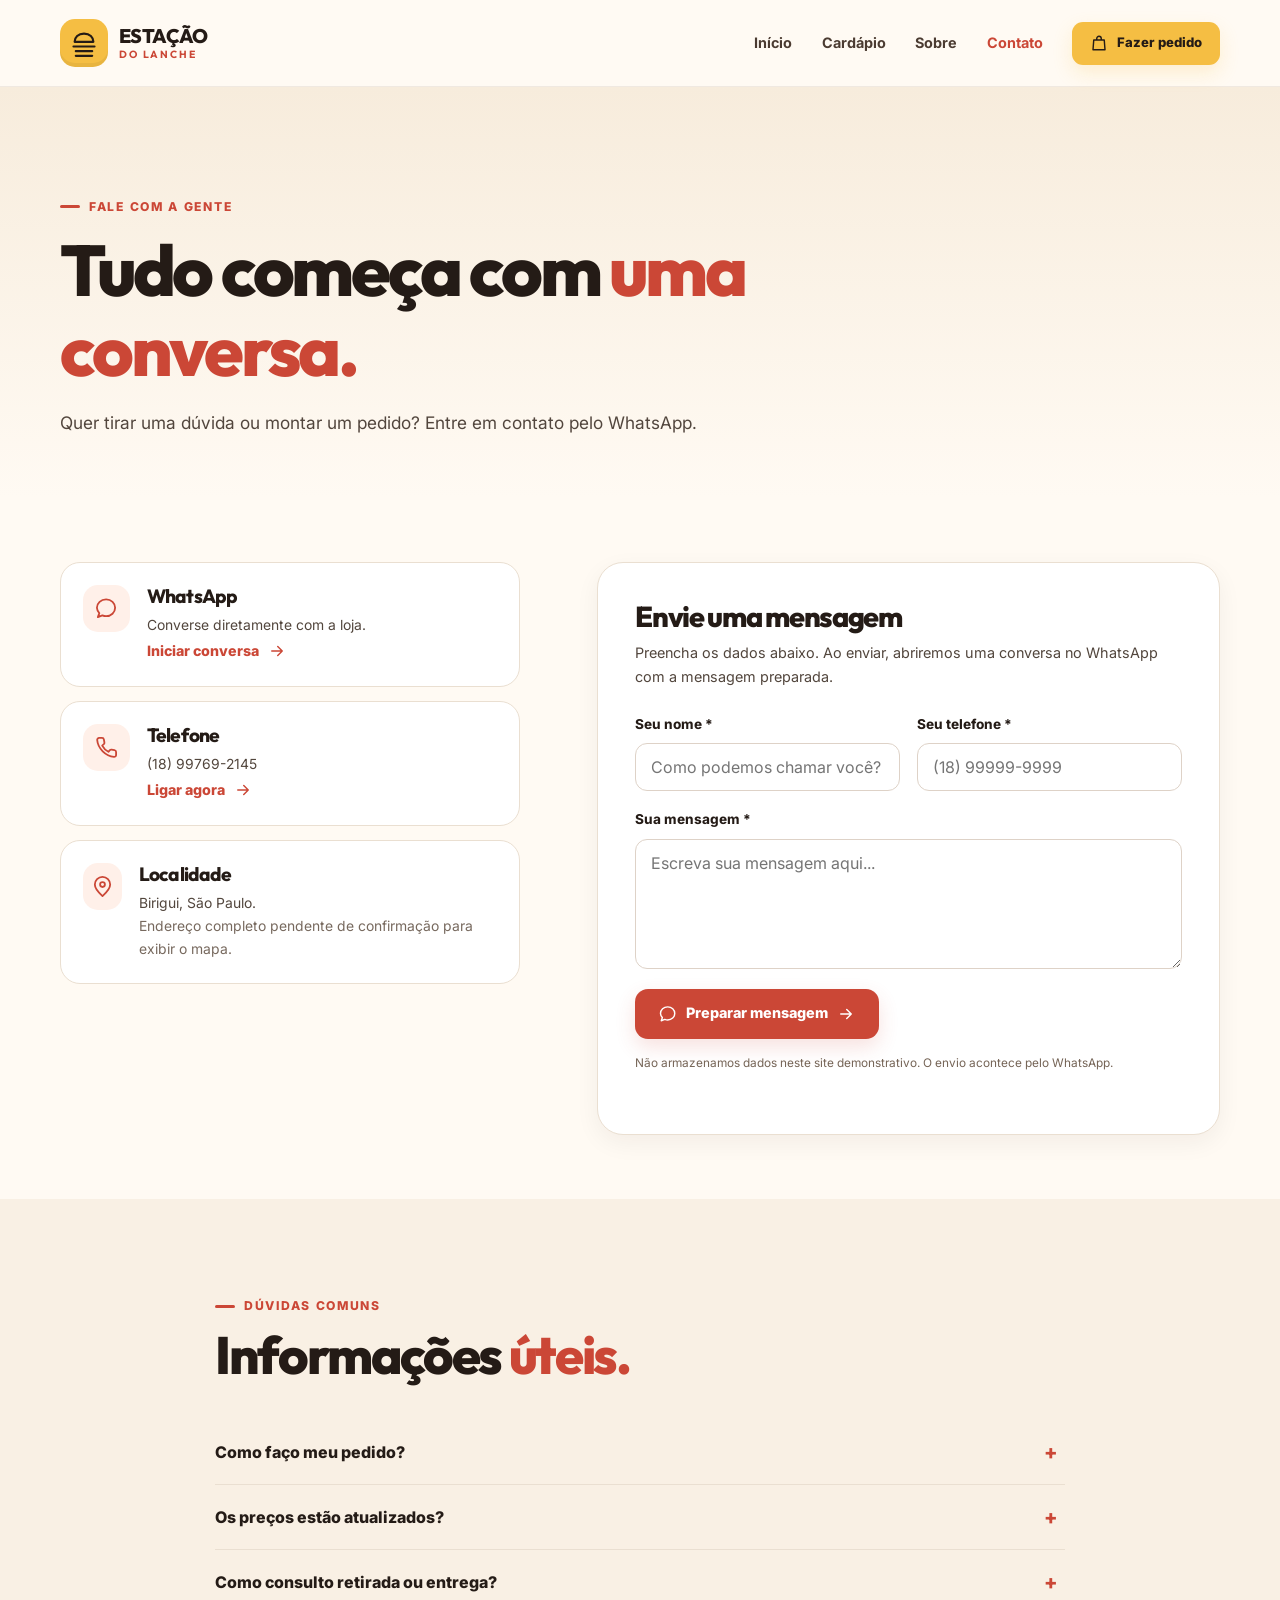
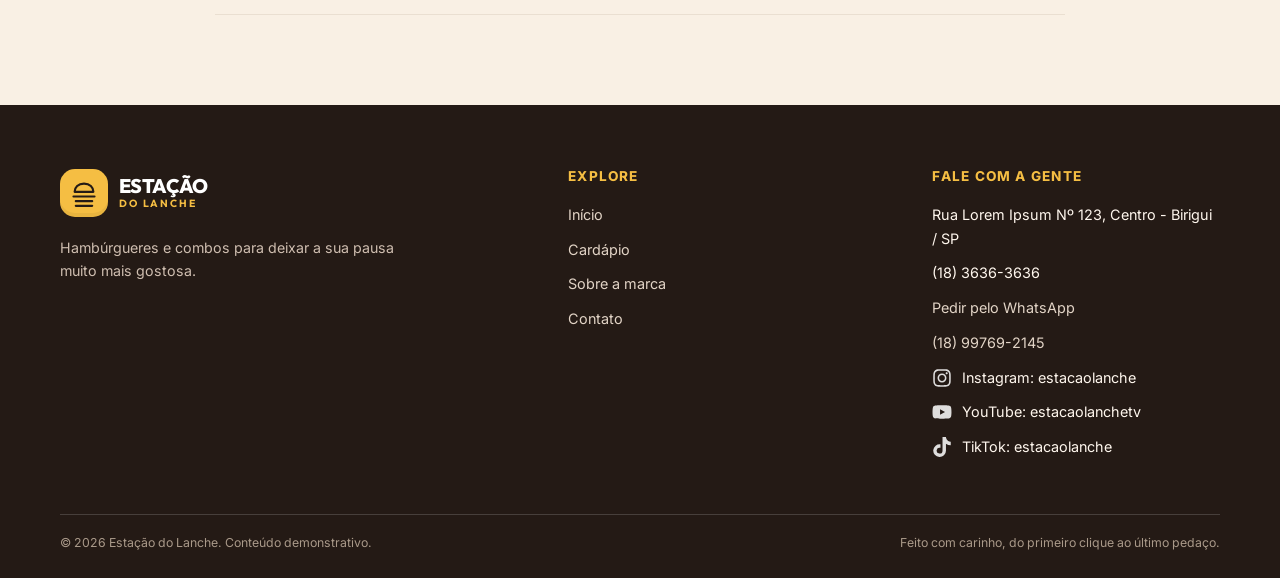
<file: contato.html>
<!doctype html>
<html lang="pt-BR"><head><meta charset="utf-8"><meta name="viewport" content="width=device-width,initial-scale=1"><meta name="theme-color" content="#fffaf3">
<title>Contato | Estação do Lanche</title><meta name="description" content="Fale com a Estação do Lanche pelo WhatsApp ou pelo telefone."><meta property="og:type" content="website"><meta property="og:locale" content="pt_BR"><meta property="og:site_name" content="Estação do Lanche"><meta property="og:title" content="Contato | Estação do Lanche"><meta property="og:description" content="Fale com a Estação do Lanche pelo WhatsApp ou pelo telefone."><!-- TODO: após publicar, usar endereço completo (https://...) em og:image e adicionar og:url --><meta property="og:image" content="images/AdobeStock_593086323.webp">
<link rel="icon" type="image/svg+xml" href="assets/img/favicon.svg">
<link rel="preconnect" href="https://fonts.googleapis.com"><link rel="preconnect" href="https://fonts.gstatic.com" crossorigin>
<link href="https://fonts.googleapis.com/css2?family=Inter:wght@400;500;600;700;800&family=Outfit:wght@500;600;700;800&display=swap" rel="stylesheet">
<link rel="stylesheet" href="assets/css/style.css"><script src="assets/js/main.js" defer></script>
</head><body><a class="skip-link" href="#conteudo">Ir para o conteúdo principal</a>
<header class="site-header"><div class="container header-inner">
    <a class="brand" href="index.html" aria-label="Estação do Lanche, página inicial">
      <span class="brand-mark"><svg class="" aria-hidden="true" viewBox="0 0 24 24" fill="none" stroke="currentColor" stroke-linecap="round" stroke-linejoin="round" stroke-width="1.9"><path d="M4 11c0-4 3-7 8-7s8 3 8 7H4ZM3 15h18M5 19h14M5 23h14"/></svg></span>
      <span class="brand-name">ESTAÇÃO<small>DO LANCHE</small></span>
    </a>
    <button class="menu-toggle" data-nav-toggle aria-controls="site-navigation" aria-expanded="false" aria-label="Abrir menu"><svg class="" aria-hidden="true" viewBox="0 0 24 24" fill="none" stroke="currentColor" stroke-linecap="round" stroke-linejoin="round" stroke-width="1.9"><path d="M4 7h16M4 12h16M4 17h16"/></svg></button>
    <nav class="desktop-nav" id="site-navigation" aria-label="Navegação principal">
      <a href="index.html" >Início</a>
      <a href="cardapio.html" >Cardápio</a>
      <a href="sobre.html" >Sobre</a>
      <a href="contato.html" aria-current="page">Contato</a>
      <a class="btn btn--yellow btn--sm" href="https://wa.me/5518997692145?text=Ol%C3%A1%21%20Gostaria%20de%20fazer%20um%20pedido." target="_blank" rel="noopener noreferrer"><svg class="" aria-hidden="true" viewBox="0 0 24 24" fill="none" stroke="currentColor" stroke-linecap="round" stroke-linejoin="round" stroke-width="1.9"><path d="M5 8h14l1 13H4L5 8Zm4 0V6a3 3 0 0 1 6 0v2"/></svg> Fazer pedido</a>
    </nav>
</div></header><main id="conteudo"><section class="page-intro"><div class="container"><div class="page-intro__inner"><span class="eyebrow">Fale com a gente</span><h1>Tudo começa com <span class="text-red">uma conversa.</span></h1><p>Quer tirar uma dúvida ou montar um pedido? Entre em contato pelo WhatsApp.</p></div></div></section><section class="section section--tight"><div class="container"><div class="contact-layout"><div class="contact-options"><div class="contact-option"><div class="icon-chip"><svg class="" aria-hidden="true" viewBox="0 0 24 24" fill="none" stroke="currentColor" stroke-linecap="round" stroke-linejoin="round" stroke-width="1.9"><path d="M21 11.3c0 4.8-4.2 8.7-9.4 8.7-1.4 0-2.7-.3-3.9-.8L3 21l1.5-4.2A8.2 8.2 0 0 1 2 11.3C2 6.5 6.2 2.5 11.6 2.5s9.4 4 9.4 8.8Z"/></svg></div><div><h3>WhatsApp</h3><p>Converse diretamente com a loja.</p><a class="text-link" href="https://wa.me/5518997692145?text=Ol%C3%A1%21%20Gostaria%20de%20conversar%20com%20a%20Esta%C3%A7%C3%A3o%20do%20Lanche." target="_blank" rel="noopener noreferrer">Iniciar conversa <svg class="" aria-hidden="true" viewBox="0 0 24 24" fill="none" stroke="currentColor" stroke-linecap="round" stroke-linejoin="round" stroke-width="1.9"><path d="M5 12h14m-6-6 6 6-6 6"/></svg></a></div></div><div class="contact-option"><div class="icon-chip"><svg class="" aria-hidden="true" viewBox="0 0 24 24" fill="none" stroke="currentColor" stroke-linecap="round" stroke-linejoin="round" stroke-width="1.9"><path d="M22 16.7v3a2 2 0 0 1-2.2 2C11.1 21 3 12.9 2.3 4.2A2 2 0 0 1 4.3 2h3a2 2 0 0 1 2 1.7l.5 3a2 2 0 0 1-.6 1.8L7.5 10a16 16 0 0 0 6.5 6.5l1.5-1.7a2 2 0 0 1 1.8-.6l3 .5a2 2 0 0 1 1.7 2Z"/></svg></div><div><h3>Telefone</h3><p>(18) 99769-2145</p><a class="text-link" href="tel:+5518997692145">Ligar agora <svg class="" aria-hidden="true" viewBox="0 0 24 24" fill="none" stroke="currentColor" stroke-linecap="round" stroke-linejoin="round" stroke-width="1.9"><path d="M5 12h14m-6-6 6 6-6 6"/></svg></a></div></div><div class="contact-option"><div class="icon-chip"><svg class="" aria-hidden="true" viewBox="0 0 24 24" fill="none" stroke="currentColor" stroke-linecap="round" stroke-linejoin="round" stroke-width="1.9"><path d="M20 10c0 5-8 12-8 12S4 15 4 10a8 8 0 1 1 16 0Z"/><circle cx="12" cy="10" r="2.5"/></svg></div><div><h3>Localidade</h3><p>Birigui, São Paulo.</p><p class="text-muted">Endereço completo pendente de confirmação para exibir o mapa.</p></div></div></div>
<div class="contact-form"><h2>Envie uma mensagem</h2><p>Preencha os dados abaixo. Ao enviar, abriremos uma conversa no WhatsApp com a mensagem preparada.</p><form data-contact-form><div class="form-grid"><div class="field"><label for="nome">Seu nome *</label><input id="nome" name="nome" autocomplete="name" placeholder="Como podemos chamar você?" required maxlength="80"></div><div class="field"><label for="telefone">Seu telefone *</label><input id="telefone" name="telefone" type="tel" autocomplete="tel" placeholder="(18) 99999-9999" required maxlength="30"></div><div class="field field--full"><label for="mensagem">Sua mensagem *</label><textarea id="mensagem" name="mensagem" placeholder="Escreva sua mensagem aqui..." required maxlength="1200"></textarea></div></div><button class="btn btn--red" type="submit"><svg class="" aria-hidden="true" viewBox="0 0 24 24" fill="none" stroke="currentColor" stroke-linecap="round" stroke-linejoin="round" stroke-width="1.9"><path d="M21 11.3c0 4.8-4.2 8.7-9.4 8.7-1.4 0-2.7-.3-3.9-.8L3 21l1.5-4.2A8.2 8.2 0 0 1 2 11.3C2 6.5 6.2 2.5 11.6 2.5s9.4 4 9.4 8.8Z"/></svg> Preparar mensagem <svg class="" aria-hidden="true" viewBox="0 0 24 24" fill="none" stroke="currentColor" stroke-linecap="round" stroke-linejoin="round" stroke-width="1.9"><path d="M5 12h14m-6-6 6 6-6 6"/></svg></button></form><p class="form-hint">Não armazenamos dados neste site demonstrativo. O envio acontece pelo WhatsApp.</p></div></div></div></section>
<section class="section section--warm"><div class="container" style="max-width:850px"><div class="section-heading"><div><span class="eyebrow">Dúvidas comuns</span><h2>Informações <span class="text-red">úteis.</span></h2></div></div><details class="faq-item"><summary>Como faço meu pedido?</summary><p>Escolha um produto no cardápio e clique em “Pedir agora”. A conversa será aberta no WhatsApp da loja.</p></details><details class="faq-item"><summary>Os preços estão atualizados?</summary><p>Os preços exibidos foram preservados do HTML original enviado. Confirme o valor e a disponibilidade com a loja antes de fechar o pedido.</p></details><details class="faq-item"><summary>Como consulto retirada ou entrega?</summary><p>Converse diretamente pelo WhatsApp e confirme as opções disponíveis para sua região.</p></details></div></section></main><footer class="site-footer"><div class="container">
  <div class="footer-main">
    <div class="footer-brand"><a class="brand" href="index.html"><span class="brand-mark"><svg class="" aria-hidden="true" viewBox="0 0 24 24" fill="none" stroke="currentColor" stroke-linecap="round" stroke-linejoin="round" stroke-width="1.9"><path d="M4 11c0-4 3-7 8-7s8 3 8 7H4ZM3 15h18M5 19h14M5 23h14"/></svg></span><span class="brand-name">ESTAÇÃO<small>DO LANCHE</small></span></a><p>Hambúrgueres e combos para deixar a sua pausa muito mais gostosa.</p></div>
    <div><h3>Explore</h3><nav class="footer-links" aria-label="Links do rodapé"><a href="index.html">Início</a><a href="cardapio.html">Cardápio</a><a href="sobre.html">Sobre a marca</a><a href="contato.html">Contato</a></nav></div>
    <div><h3>Fale com a gente</h3><div class="footer-links"><!-- TODO: trocar endereço e telefones fixos pelos dados reais; conferir os perfis das redes e transformar em links --><span>Rua Lorem Ipsum Nº 123, Centro - Birigui / SP</span><span>(18) 3636-3636</span><a href="https://wa.me/5518997692145?text=Ol%C3%A1%21%20Gostaria%20de%20fazer%20um%20pedido." target="_blank" rel="noopener noreferrer">Pedir pelo WhatsApp</a><a href="tel:+5518997692145">(18) 99769-2145</a><span class="footer-social"><img src="images/instagram.svg" alt="" width="20" height="20">Instagram: estacaolanche</span><span class="footer-social"><img src="images/youtube.svg" alt="" width="20" height="20">YouTube: estacaolanchetv</span><span class="footer-social"><img src="images/tiktok.svg" alt="" width="20" height="20">TikTok: estacaolanche</span></div></div>
  </div><div class="footer-bottom"><span>© <span data-current-year>2026</span> Estação do Lanche. Conteúdo demonstrativo.</span><span>Feito com carinho, do primeiro clique ao último pedaço.</span></div>
</div></footer></body></html>
</file>
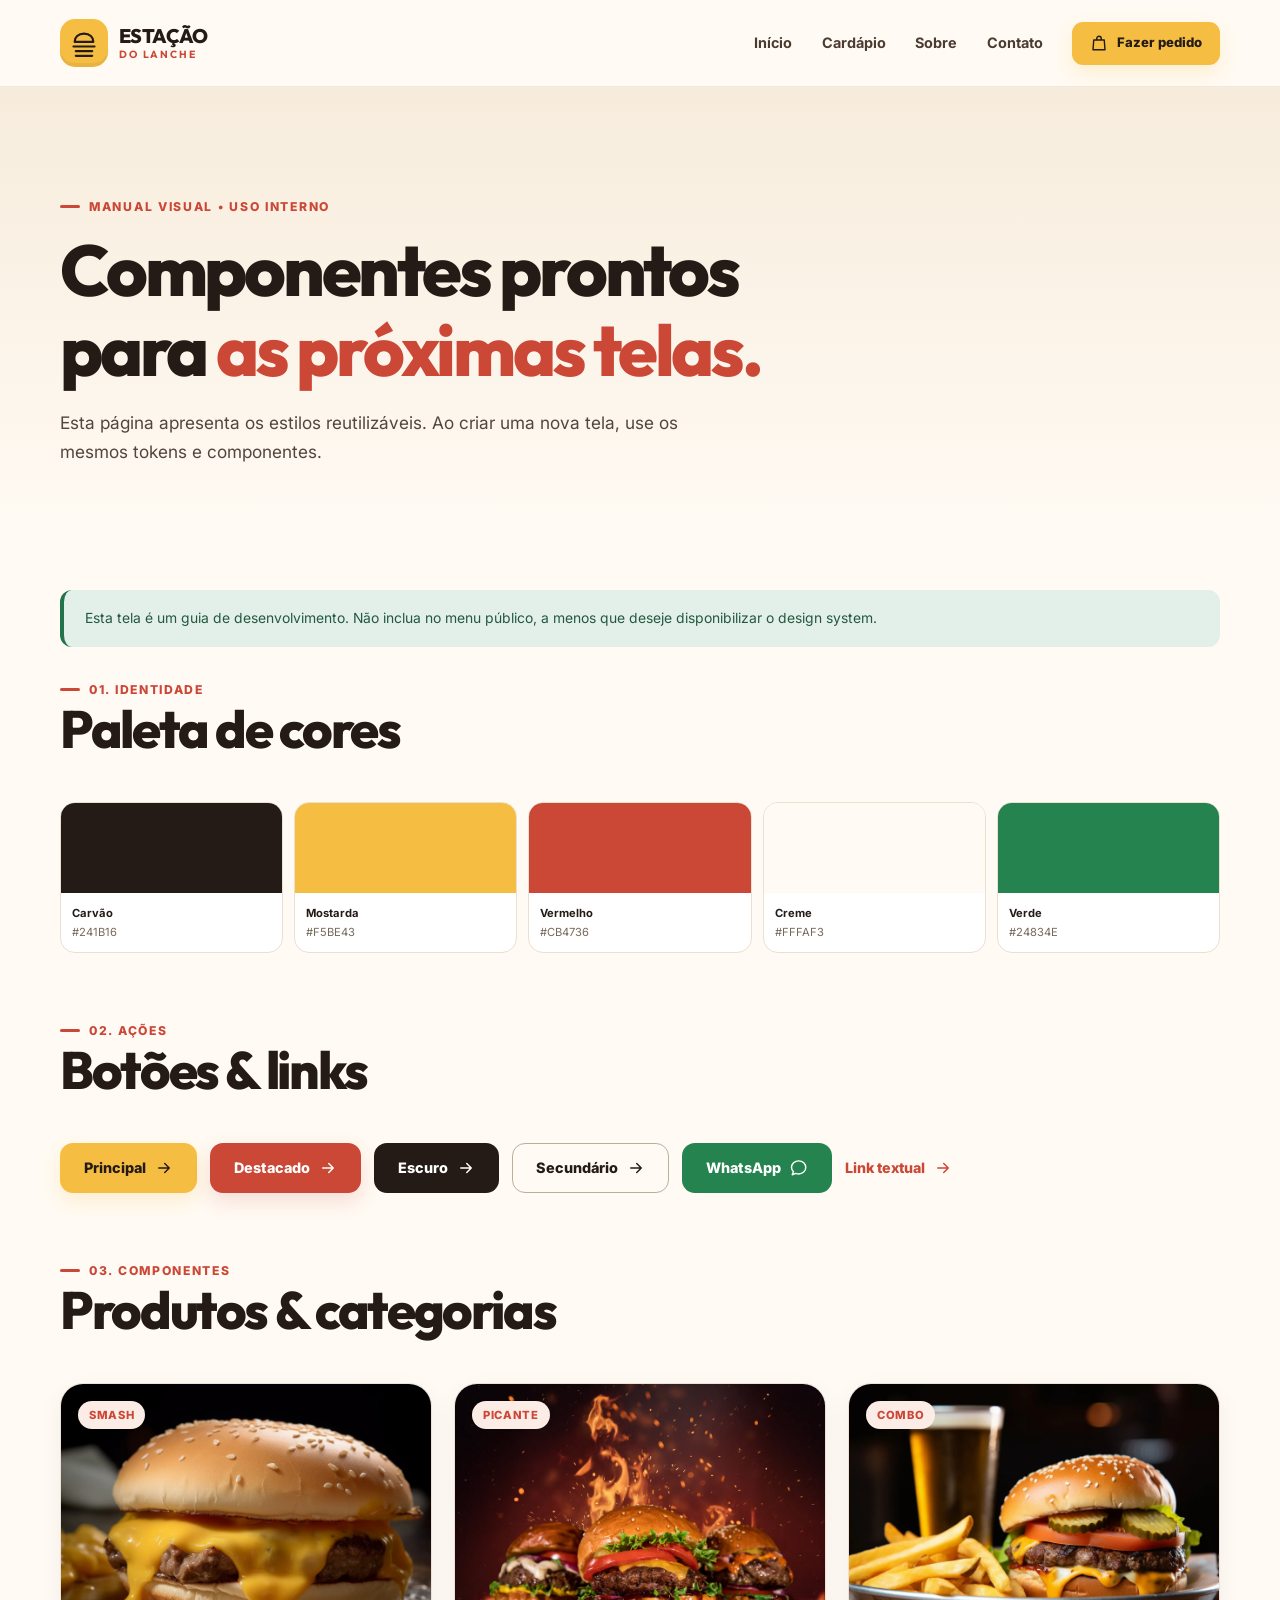
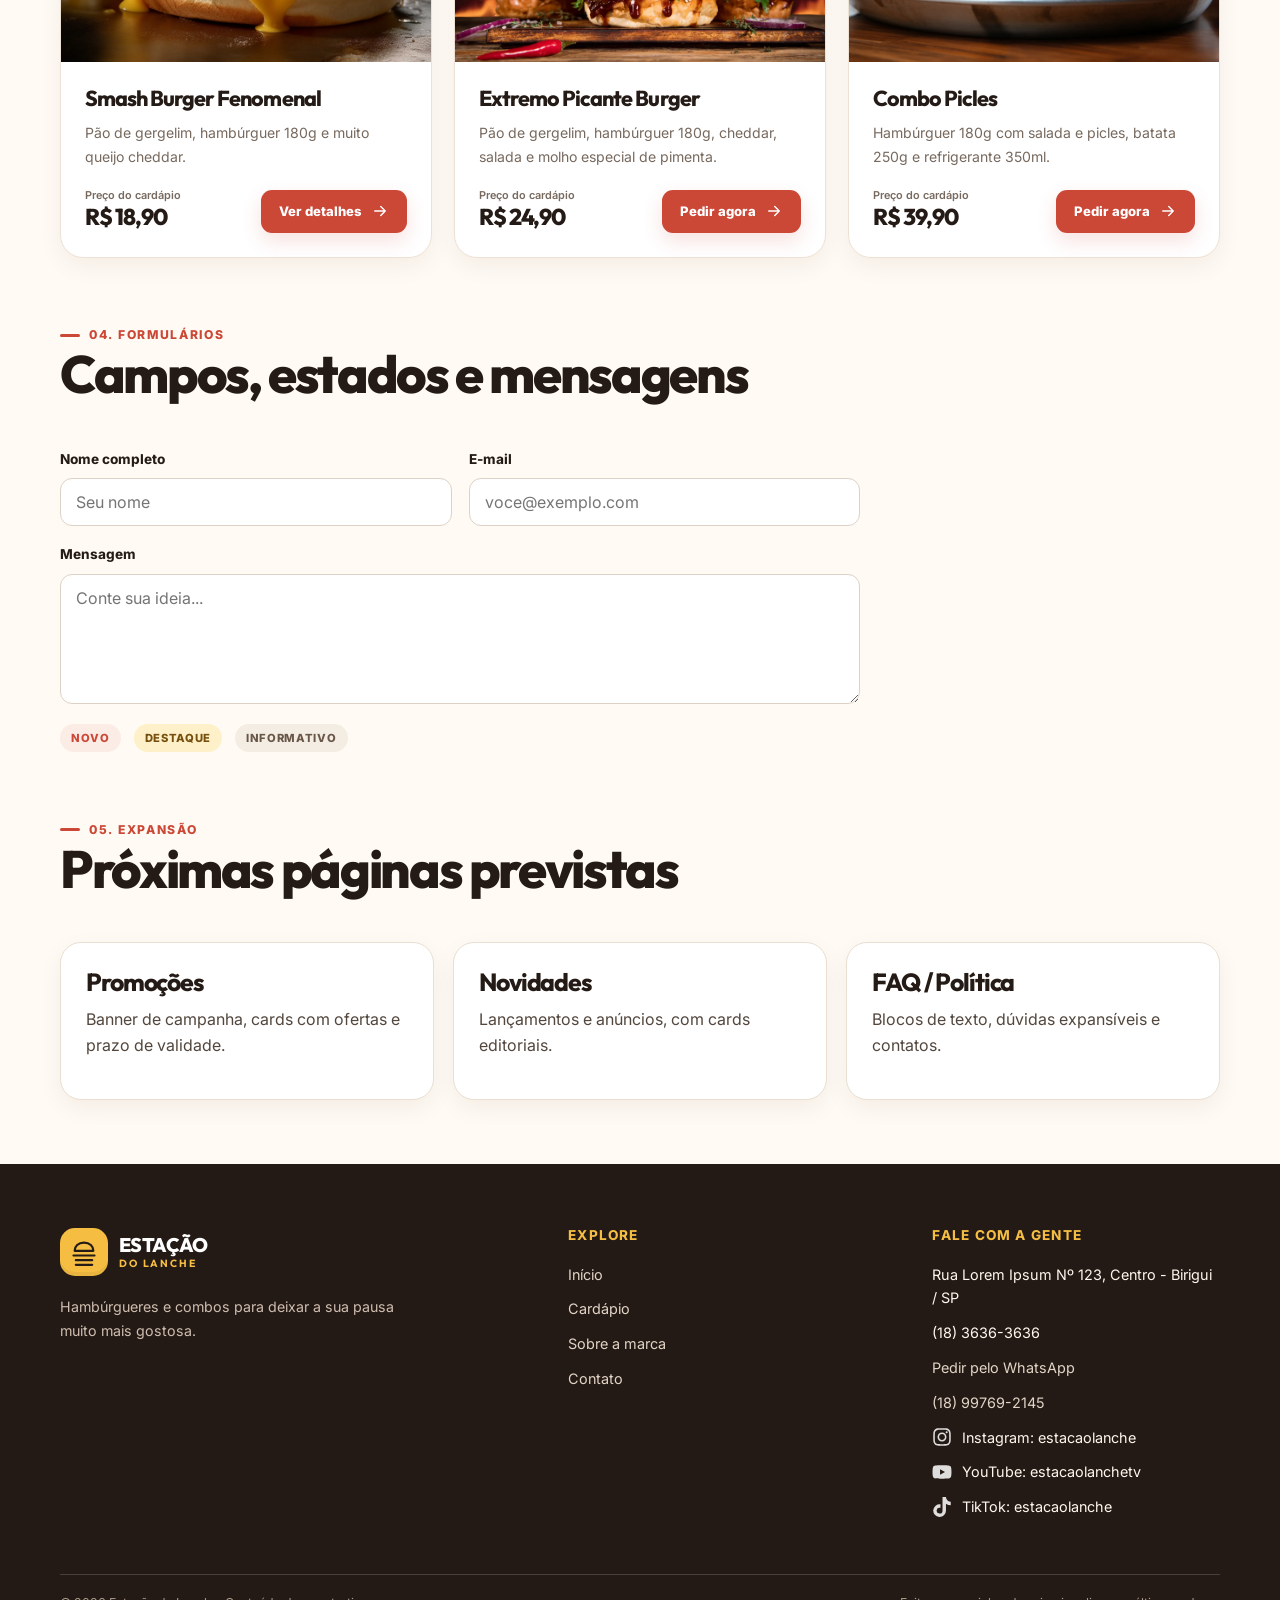
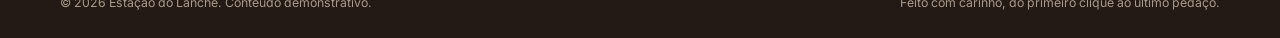
<file: guia-visual.html>
<!doctype html>
<html lang="pt-BR"><head><meta charset="utf-8"><meta name="viewport" content="width=device-width,initial-scale=1"><meta name="theme-color" content="#fffaf3">
<title>Guia visual interno | Estação do Lanche</title><meta name="description" content="Guia de cores, botões, cards e componentes reutilizáveis da Estação do Lanche."><meta property="og:type" content="website"><meta property="og:locale" content="pt_BR"><meta property="og:site_name" content="Estação do Lanche"><meta property="og:title" content="Guia visual interno | Estação do Lanche"><meta property="og:description" content="Guia de cores, botões, cards e componentes reutilizáveis da Estação do Lanche."><!-- TODO: após publicar, usar endereço completo (https://...) em og:image e adicionar og:url --><meta property="og:image" content="images/AdobeStock_593086323.webp">
<link rel="icon" type="image/svg+xml" href="assets/img/favicon.svg">
<link rel="preconnect" href="https://fonts.googleapis.com"><link rel="preconnect" href="https://fonts.gstatic.com" crossorigin>
<link href="https://fonts.googleapis.com/css2?family=Inter:wght@400;500;600;700;800&family=Outfit:wght@500;600;700;800&display=swap" rel="stylesheet">
<link rel="stylesheet" href="assets/css/style.css"><script src="assets/js/main.js" defer></script>
</head><body><a class="skip-link" href="#conteudo">Ir para o conteúdo principal</a>
<header class="site-header"><div class="container header-inner">
    <a class="brand" href="index.html" aria-label="Estação do Lanche, página inicial">
      <span class="brand-mark"><svg class="" aria-hidden="true" viewBox="0 0 24 24" fill="none" stroke="currentColor" stroke-linecap="round" stroke-linejoin="round" stroke-width="1.9"><path d="M4 11c0-4 3-7 8-7s8 3 8 7H4ZM3 15h18M5 19h14M5 23h14"/></svg></span>
      <span class="brand-name">ESTAÇÃO<small>DO LANCHE</small></span>
    </a>
    <button class="menu-toggle" data-nav-toggle aria-controls="site-navigation" aria-expanded="false" aria-label="Abrir menu"><svg class="" aria-hidden="true" viewBox="0 0 24 24" fill="none" stroke="currentColor" stroke-linecap="round" stroke-linejoin="round" stroke-width="1.9"><path d="M4 7h16M4 12h16M4 17h16"/></svg></button>
    <nav class="desktop-nav" id="site-navigation" aria-label="Navegação principal">
      <a href="index.html" >Início</a>
      <a href="cardapio.html" >Cardápio</a>
      <a href="sobre.html" >Sobre</a>
      <a href="contato.html" >Contato</a>
      <a class="btn btn--yellow btn--sm" href="https://wa.me/5518997692145?text=Ol%C3%A1%21%20Gostaria%20de%20fazer%20um%20pedido." target="_blank" rel="noopener noreferrer"><svg class="" aria-hidden="true" viewBox="0 0 24 24" fill="none" stroke="currentColor" stroke-linecap="round" stroke-linejoin="round" stroke-width="1.9"><path d="M5 8h14l1 13H4L5 8Zm4 0V6a3 3 0 0 1 6 0v2"/></svg> Fazer pedido</a>
    </nav>
</div></header><main id="conteudo"><section class="page-intro"><div class="container"><div class="page-intro__inner"><span class="eyebrow">Manual visual • uso interno</span><h1>Componentes prontos para <span class="text-red">as próximas telas.</span></h1><p>Esta página apresenta os estilos reutilizáveis. Ao criar uma nova tela, use os mesmos tokens e componentes.</p></div></div></section><section class="section section--tight"><div class="container"><p class="styleguide-bar">Esta tela é um guia de desenvolvimento. Não inclua no menu público, a menos que deseje disponibilizar o design system.</p><span class="eyebrow">01. Identidade</span><h2>Paleta de cores</h2><div class="swatch-grid"><div class="swatch"><div class="swatch-color" style="background:#241B16"></div><div class="swatch-caption"><strong>Carvão</strong><span>#241B16</span></div></div><div class="swatch"><div class="swatch-color" style="background:#F5BE43"></div><div class="swatch-caption"><strong>Mostarda</strong><span>#F5BE43</span></div></div><div class="swatch"><div class="swatch-color" style="background:#CB4736"></div><div class="swatch-caption"><strong>Vermelho</strong><span>#CB4736</span></div></div><div class="swatch"><div class="swatch-color" style="background:#FFFAF3"></div><div class="swatch-caption"><strong>Creme</strong><span>#FFFAF3</span></div></div><div class="swatch"><div class="swatch-color" style="background:#24834E"></div><div class="swatch-caption"><strong>Verde</strong><span>#24834E</span></div></div></div>
<div style="margin-top:60px"><span class="eyebrow">02. Ações</span><h2>Botões & links</h2><div class="component-group"><a class="btn btn--yellow" href="#componentes">Principal <svg class="" aria-hidden="true" viewBox="0 0 24 24" fill="none" stroke="currentColor" stroke-linecap="round" stroke-linejoin="round" stroke-width="1.9"><path d="M5 12h14m-6-6 6 6-6 6"/></svg></a><a class="btn btn--red" href="#componentes">Destacado <svg class="" aria-hidden="true" viewBox="0 0 24 24" fill="none" stroke="currentColor" stroke-linecap="round" stroke-linejoin="round" stroke-width="1.9"><path d="M5 12h14m-6-6 6 6-6 6"/></svg></a><a class="btn btn--dark" href="#componentes">Escuro <svg class="" aria-hidden="true" viewBox="0 0 24 24" fill="none" stroke="currentColor" stroke-linecap="round" stroke-linejoin="round" stroke-width="1.9"><path d="M5 12h14m-6-6 6 6-6 6"/></svg></a><a class="btn btn--outline" href="#componentes">Secundário <svg class="" aria-hidden="true" viewBox="0 0 24 24" fill="none" stroke="currentColor" stroke-linecap="round" stroke-linejoin="round" stroke-width="1.9"><path d="M5 12h14m-6-6 6 6-6 6"/></svg></a><a class="btn btn--whatsapp" href="https://wa.me/5518997692145?text=Ol%C3%A1%21" target="_blank" rel="noopener noreferrer">WhatsApp <svg class="" aria-hidden="true" viewBox="0 0 24 24" fill="none" stroke="currentColor" stroke-linecap="round" stroke-linejoin="round" stroke-width="1.9"><path d="M21 11.3c0 4.8-4.2 8.7-9.4 8.7-1.4 0-2.7-.3-3.9-.8L3 21l1.5-4.2A8.2 8.2 0 0 1 2 11.3C2 6.5 6.2 2.5 11.6 2.5s9.4 4 9.4 8.8Z"/></svg></a><a class="text-link" href="cardapio.html">Link textual <svg class="" aria-hidden="true" viewBox="0 0 24 24" fill="none" stroke="currentColor" stroke-linecap="round" stroke-linejoin="round" stroke-width="1.9"><path d="M5 12h14m-6-6 6 6-6 6"/></svg></a></div></div>
<div style="margin-top:60px" id="componentes"><span class="eyebrow">03. Componentes</span><h2>Produtos & categorias</h2><div class="product-grid" style="margin-top:25px"><article class="product-card" data-category="hamburguer">
      <div class="product-card__media product-card__media"><span class="badge">Smash</span><img src="images/AdobeStock_593086323.webp" data-fallback="assets/img/smash.svg" alt="Smash Burger Fenomenal" loading="lazy" width="700" height="600"></div>
      <div class="product-card__body"><h3>Smash Burger Fenomenal</h3><p>Pão de gergelim, hambúrguer 180g e muito queijo cheddar.</p><div class="product-card__bottom"><div><span class="price-label">Preço do cardápio</span><strong class="price">R$ 18,90</strong></div><a class="btn btn--red btn--sm" href="produto.html" >Ver detalhes <svg class="" aria-hidden="true" viewBox="0 0 24 24" fill="none" stroke="currentColor" stroke-linecap="round" stroke-linejoin="round" stroke-width="1.9"><path d="M5 12h14m-6-6 6 6-6 6"/></svg></a></div></div>
    </article><article class="product-card" data-category="hamburguer">
      <div class="product-card__media product-card__media--rose"><span class="badge">Picante</span><img src="images/AdobeStock_244611927.webp" data-fallback="assets/img/picante.svg" alt="Extremo Picante Burger" loading="lazy" width="700" height="600"></div>
      <div class="product-card__body"><h3>Extremo Picante Burger</h3><p>Pão de gergelim, hambúrguer 180g, cheddar, salada e molho especial de pimenta.</p><div class="product-card__bottom"><div><span class="price-label">Preço do cardápio</span><strong class="price">R$ 24,90</strong></div><a class="btn btn--red btn--sm" href="https://wa.me/5518997692145?text=Ol%C3%A1%21%20Quero%20pedir%20o%20Extremo%20Picante%20Burger." target="_blank" rel="noopener noreferrer">Pedir agora <svg class="" aria-hidden="true" viewBox="0 0 24 24" fill="none" stroke="currentColor" stroke-linecap="round" stroke-linejoin="round" stroke-width="1.9"><path d="M5 12h14m-6-6 6 6-6 6"/></svg></a></div></div>
    </article><article class="product-card" data-category="combo">
      <div class="product-card__media product-card__media--yellow"><span class="badge">Combo</span><img src="images/AdobeStock_593086306.webp" data-fallback="assets/img/combo.svg" alt="Combo Picles" loading="lazy" width="700" height="600"></div>
      <div class="product-card__body"><h3>Combo Picles</h3><p>Hambúrguer 180g com salada e picles, batata 250g e refrigerante 350ml.</p><div class="product-card__bottom"><div><span class="price-label">Preço do cardápio</span><strong class="price">R$ 39,90</strong></div><a class="btn btn--red btn--sm" href="https://wa.me/5518997692145?text=Ol%C3%A1%21%20Quero%20pedir%20o%20Combo%20Picles." target="_blank" rel="noopener noreferrer">Pedir agora <svg class="" aria-hidden="true" viewBox="0 0 24 24" fill="none" stroke="currentColor" stroke-linecap="round" stroke-linejoin="round" stroke-width="1.9"><path d="M5 12h14m-6-6 6 6-6 6"/></svg></a></div></div>
    </article></div></div>
<div style="margin-top:60px"><span class="eyebrow">04. Formulários</span><h2>Campos, estados e mensagens</h2><div class="form-grid" style="max-width:800px;margin-top:25px"><div class="field"><label for="exemplo-nome">Nome completo</label><input id="exemplo-nome" placeholder="Seu nome"></div><div class="field"><label for="exemplo-email">E-mail</label><input id="exemplo-email" type="email" placeholder="voce@exemplo.com"></div><div class="field field--full"><label for="exemplo-texto">Mensagem</label><textarea id="exemplo-texto" placeholder="Conte sua ideia..." rows="3"></textarea></div></div><div class="component-group"><span class="badge">Novo</span><span class="badge badge--yellow">Destaque</span><span class="badge badge--neutral">Informativo</span></div></div>
<div style="margin-top:60px"><span class="eyebrow">05. Expansão</span><h2>Próximas páginas previstas</h2><div class="values-grid" style="margin-top:25px"><div class="info-card"><h3>Promoções</h3><p>Banner de campanha, cards com ofertas e prazo de validade.</p></div><div class="info-card"><h3>Novidades</h3><p>Lançamentos e anúncios, com cards editoriais.</p></div><div class="info-card"><h3>FAQ / Política</h3><p>Blocos de texto, dúvidas expansíveis e contatos.</p></div></div></div></div></section></main><footer class="site-footer"><div class="container">
  <div class="footer-main">
    <div class="footer-brand"><a class="brand" href="index.html"><span class="brand-mark"><svg class="" aria-hidden="true" viewBox="0 0 24 24" fill="none" stroke="currentColor" stroke-linecap="round" stroke-linejoin="round" stroke-width="1.9"><path d="M4 11c0-4 3-7 8-7s8 3 8 7H4ZM3 15h18M5 19h14M5 23h14"/></svg></span><span class="brand-name">ESTAÇÃO<small>DO LANCHE</small></span></a><p>Hambúrgueres e combos para deixar a sua pausa muito mais gostosa.</p></div>
    <div><h3>Explore</h3><nav class="footer-links" aria-label="Links do rodapé"><a href="index.html">Início</a><a href="cardapio.html">Cardápio</a><a href="sobre.html">Sobre a marca</a><a href="contato.html">Contato</a></nav></div>
    <div><h3>Fale com a gente</h3><div class="footer-links"><!-- TODO: trocar endereço e telefones fixos pelos dados reais; conferir os perfis das redes e transformar em links --><span>Rua Lorem Ipsum Nº 123, Centro - Birigui / SP</span><span>(18) 3636-3636</span><a href="https://wa.me/5518997692145?text=Ol%C3%A1%21%20Gostaria%20de%20fazer%20um%20pedido." target="_blank" rel="noopener noreferrer">Pedir pelo WhatsApp</a><a href="tel:+5518997692145">(18) 99769-2145</a><span class="footer-social"><img src="images/instagram.svg" alt="" width="20" height="20">Instagram: estacaolanche</span><span class="footer-social"><img src="images/youtube.svg" alt="" width="20" height="20">YouTube: estacaolanchetv</span><span class="footer-social"><img src="images/tiktok.svg" alt="" width="20" height="20">TikTok: estacaolanche</span></div></div>
  </div><div class="footer-bottom"><span>© <span data-current-year>2026</span> Estação do Lanche. Conteúdo demonstrativo.</span><span>Feito com carinho, do primeiro clique ao último pedaço.</span></div>
</div></footer></body></html>
</file>
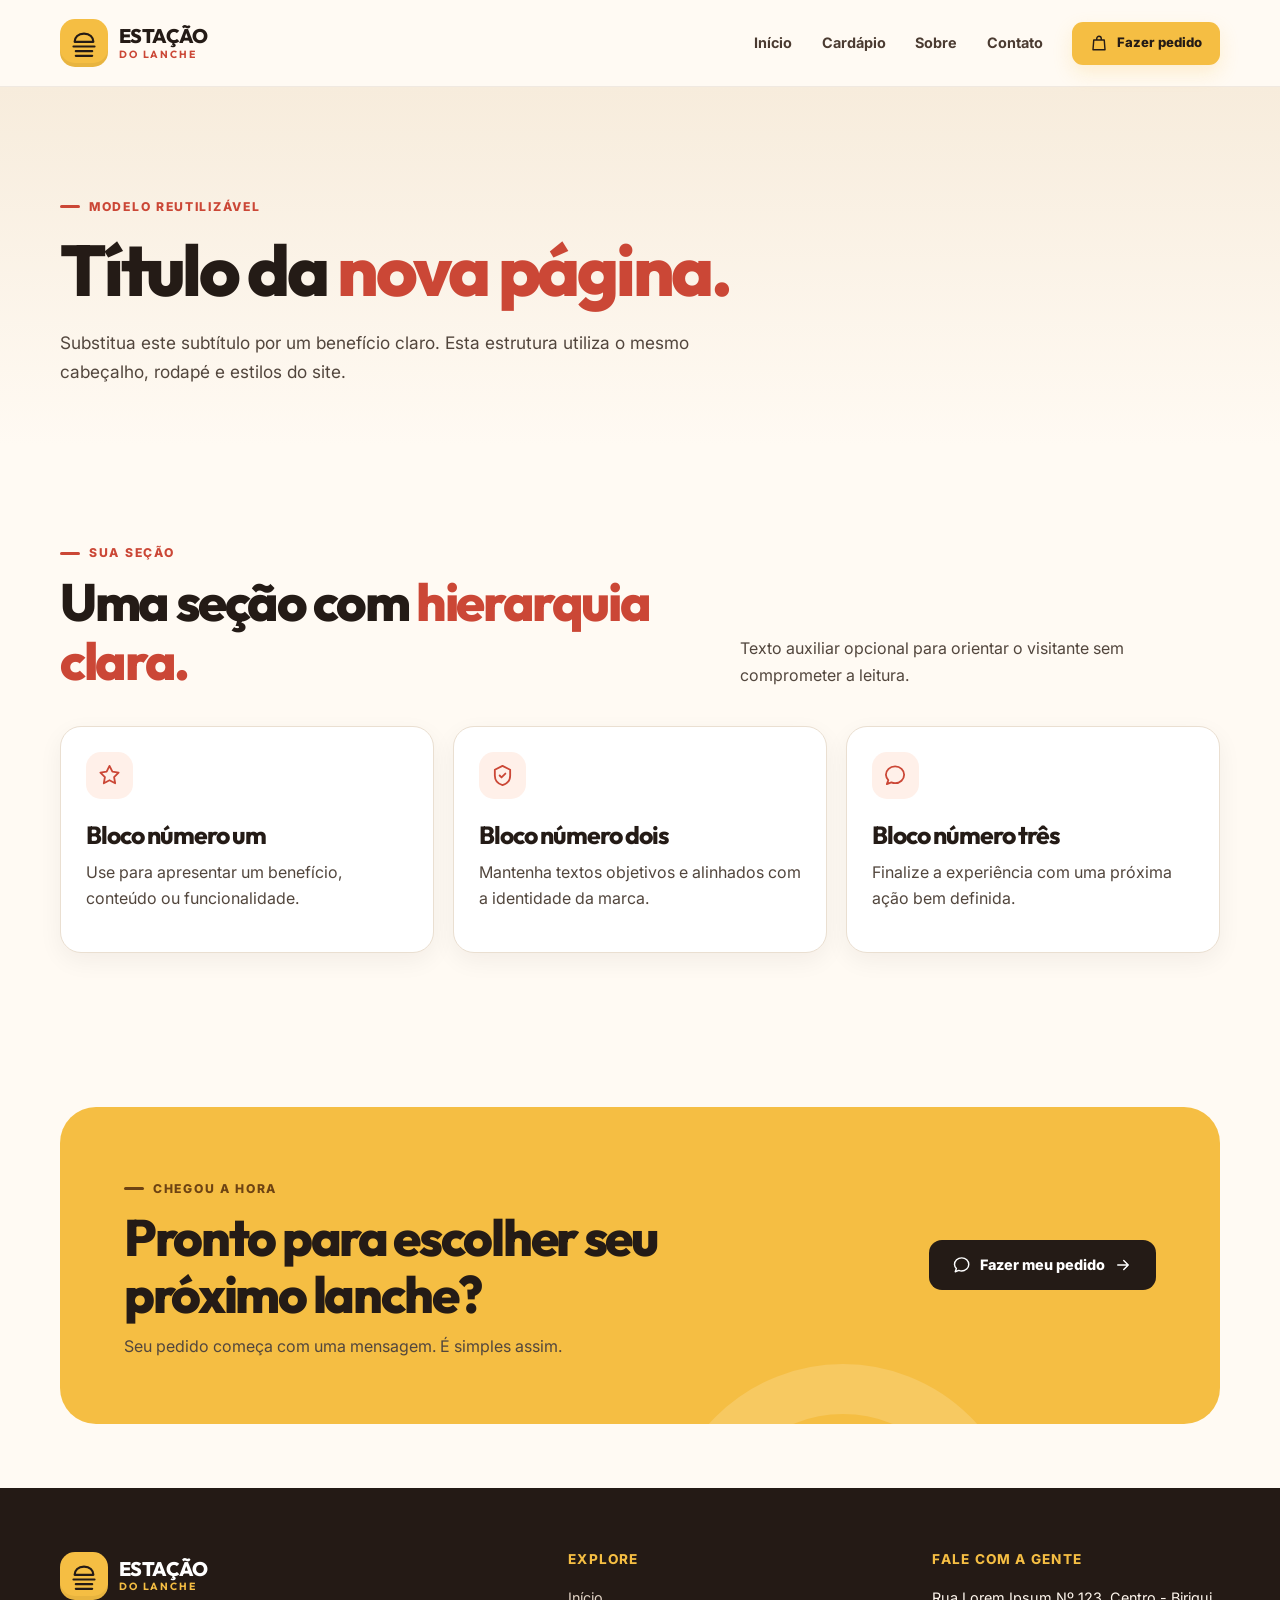
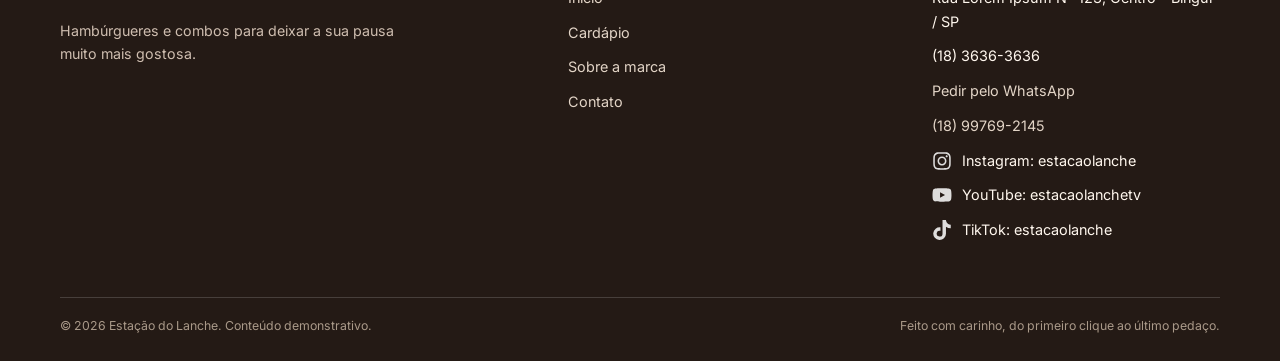
<file: modelo-pagina.html>
<!doctype html>
<html lang="pt-BR"><head><meta charset="utf-8"><meta name="viewport" content="width=device-width,initial-scale=1"><meta name="theme-color" content="#fffaf3">
<title>Modelo de página | Estação do Lanche</title><meta name="description" content="Modelo para desenvolver uma nova tela no mesmo padrão visual."><meta property="og:type" content="website"><meta property="og:locale" content="pt_BR"><meta property="og:site_name" content="Estação do Lanche"><meta property="og:title" content="Modelo de página | Estação do Lanche"><meta property="og:description" content="Modelo para desenvolver uma nova tela no mesmo padrão visual."><!-- TODO: após publicar, usar endereço completo (https://...) em og:image e adicionar og:url --><meta property="og:image" content="images/AdobeStock_593086323.webp">
<link rel="icon" type="image/svg+xml" href="assets/img/favicon.svg">
<link rel="preconnect" href="https://fonts.googleapis.com"><link rel="preconnect" href="https://fonts.gstatic.com" crossorigin>
<link href="https://fonts.googleapis.com/css2?family=Inter:wght@400;500;600;700;800&family=Outfit:wght@500;600;700;800&display=swap" rel="stylesheet">
<link rel="stylesheet" href="assets/css/style.css"><script src="assets/js/main.js" defer></script>
</head><body><a class="skip-link" href="#conteudo">Ir para o conteúdo principal</a>
<header class="site-header"><div class="container header-inner">
    <a class="brand" href="index.html" aria-label="Estação do Lanche, página inicial">
      <span class="brand-mark"><svg class="" aria-hidden="true" viewBox="0 0 24 24" fill="none" stroke="currentColor" stroke-linecap="round" stroke-linejoin="round" stroke-width="1.9"><path d="M4 11c0-4 3-7 8-7s8 3 8 7H4ZM3 15h18M5 19h14M5 23h14"/></svg></span>
      <span class="brand-name">ESTAÇÃO<small>DO LANCHE</small></span>
    </a>
    <button class="menu-toggle" data-nav-toggle aria-controls="site-navigation" aria-expanded="false" aria-label="Abrir menu"><svg class="" aria-hidden="true" viewBox="0 0 24 24" fill="none" stroke="currentColor" stroke-linecap="round" stroke-linejoin="round" stroke-width="1.9"><path d="M4 7h16M4 12h16M4 17h16"/></svg></button>
    <nav class="desktop-nav" id="site-navigation" aria-label="Navegação principal">
      <a href="index.html" >Início</a>
      <a href="cardapio.html" >Cardápio</a>
      <a href="sobre.html" >Sobre</a>
      <a href="contato.html" >Contato</a>
      <a class="btn btn--yellow btn--sm" href="https://wa.me/5518997692145?text=Ol%C3%A1%21%20Gostaria%20de%20fazer%20um%20pedido." target="_blank" rel="noopener noreferrer"><svg class="" aria-hidden="true" viewBox="0 0 24 24" fill="none" stroke="currentColor" stroke-linecap="round" stroke-linejoin="round" stroke-width="1.9"><path d="M5 8h14l1 13H4L5 8Zm4 0V6a3 3 0 0 1 6 0v2"/></svg> Fazer pedido</a>
    </nav>
</div></header><main id="conteudo"><section class="page-intro"><div class="container"><div class="page-intro__inner"><span class="eyebrow">Modelo reutilizável</span><h1>Título da <span class="text-red">nova página.</span></h1><p>Substitua este subtítulo por um benefício claro. Esta estrutura utiliza o mesmo cabeçalho, rodapé e estilos do site.</p></div></div></section><section class="section"><div class="container"><div class="section-heading"><div><span class="eyebrow">Sua seção</span><h2>Uma seção com <span class="text-red">hierarquia clara.</span></h2></div><p>Texto auxiliar opcional para orientar o visitante sem comprometer a leitura.</p></div><div class="values-grid"><div class="info-card"><div class="icon-chip"><svg class="" aria-hidden="true" viewBox="0 0 24 24" fill="none" stroke="currentColor" stroke-linecap="round" stroke-linejoin="round" stroke-width="1.9"><path d="m12 2 3 6 6.5 1-4.7 4.6 1.1 6.5L12 17l-5.9 3.1 1.1-6.5L2.5 9 9 8l3-6Z"/></svg></div><h3>Bloco número um</h3><p>Use para apresentar um benefício, conteúdo ou funcionalidade.</p></div><div class="info-card"><div class="icon-chip"><svg class="" aria-hidden="true" viewBox="0 0 24 24" fill="none" stroke="currentColor" stroke-linecap="round" stroke-linejoin="round" stroke-width="1.9"><path d="m12 2 8 4v6c0 5-3.2 8.6-8 10-4.8-1.4-8-5-8-10V6l8-4Z"/><path d="m9 12 2 2 4-4"/></svg></div><h3>Bloco número dois</h3><p>Mantenha textos objetivos e alinhados com a identidade da marca.</p></div><div class="info-card"><div class="icon-chip"><svg class="" aria-hidden="true" viewBox="0 0 24 24" fill="none" stroke="currentColor" stroke-linecap="round" stroke-linejoin="round" stroke-width="1.9"><path d="M21 11.3c0 4.8-4.2 8.7-9.4 8.7-1.4 0-2.7-.3-3.9-.8L3 21l1.5-4.2A8.2 8.2 0 0 1 2 11.3C2 6.5 6.2 2.5 11.6 2.5s9.4 4 9.4 8.8Z"/></svg></div><h3>Bloco número três</h3><p>Finalize a experiência com uma próxima ação bem definida.</p></div></div></div></section><section class="section--tight"><div class="container"><div class="cta-banner"><div><span class="eyebrow" style="color:#6d4313">Chegou a hora</span><h2>Pronto para escolher seu próximo lanche?</h2><p>Seu pedido começa com uma mensagem. É simples assim.</p></div><a class="btn btn--dark" href="https://wa.me/5518997692145?text=Ol%C3%A1%21%20Gostaria%20de%20fazer%20um%20pedido." target="_blank" rel="noopener noreferrer"><svg class="" aria-hidden="true" viewBox="0 0 24 24" fill="none" stroke="currentColor" stroke-linecap="round" stroke-linejoin="round" stroke-width="1.9"><path d="M21 11.3c0 4.8-4.2 8.7-9.4 8.7-1.4 0-2.7-.3-3.9-.8L3 21l1.5-4.2A8.2 8.2 0 0 1 2 11.3C2 6.5 6.2 2.5 11.6 2.5s9.4 4 9.4 8.8Z"/></svg> Fazer meu pedido <svg class="" aria-hidden="true" viewBox="0 0 24 24" fill="none" stroke="currentColor" stroke-linecap="round" stroke-linejoin="round" stroke-width="1.9"><path d="M5 12h14m-6-6 6 6-6 6"/></svg></a></div></div></section></main><footer class="site-footer"><div class="container">
  <div class="footer-main">
    <div class="footer-brand"><a class="brand" href="index.html"><span class="brand-mark"><svg class="" aria-hidden="true" viewBox="0 0 24 24" fill="none" stroke="currentColor" stroke-linecap="round" stroke-linejoin="round" stroke-width="1.9"><path d="M4 11c0-4 3-7 8-7s8 3 8 7H4ZM3 15h18M5 19h14M5 23h14"/></svg></span><span class="brand-name">ESTAÇÃO<small>DO LANCHE</small></span></a><p>Hambúrgueres e combos para deixar a sua pausa muito mais gostosa.</p></div>
    <div><h3>Explore</h3><nav class="footer-links" aria-label="Links do rodapé"><a href="index.html">Início</a><a href="cardapio.html">Cardápio</a><a href="sobre.html">Sobre a marca</a><a href="contato.html">Contato</a></nav></div>
    <div><h3>Fale com a gente</h3><div class="footer-links"><!-- TODO: trocar endereço e telefones fixos pelos dados reais; conferir os perfis das redes e transformar em links --><span>Rua Lorem Ipsum Nº 123, Centro - Birigui / SP</span><span>(18) 3636-3636</span><a href="https://wa.me/5518997692145?text=Ol%C3%A1%21%20Gostaria%20de%20fazer%20um%20pedido." target="_blank" rel="noopener noreferrer">Pedir pelo WhatsApp</a><a href="tel:+5518997692145">(18) 99769-2145</a><span class="footer-social"><img src="images/instagram.svg" alt="" width="20" height="20">Instagram: estacaolanche</span><span class="footer-social"><img src="images/youtube.svg" alt="" width="20" height="20">YouTube: estacaolanchetv</span><span class="footer-social"><img src="images/tiktok.svg" alt="" width="20" height="20">TikTok: estacaolanche</span></div></div>
  </div><div class="footer-bottom"><span>© <span data-current-year>2026</span> Estação do Lanche. Conteúdo demonstrativo.</span><span>Feito com carinho, do primeiro clique ao último pedaço.</span></div>
</div></footer></body></html>
</file>
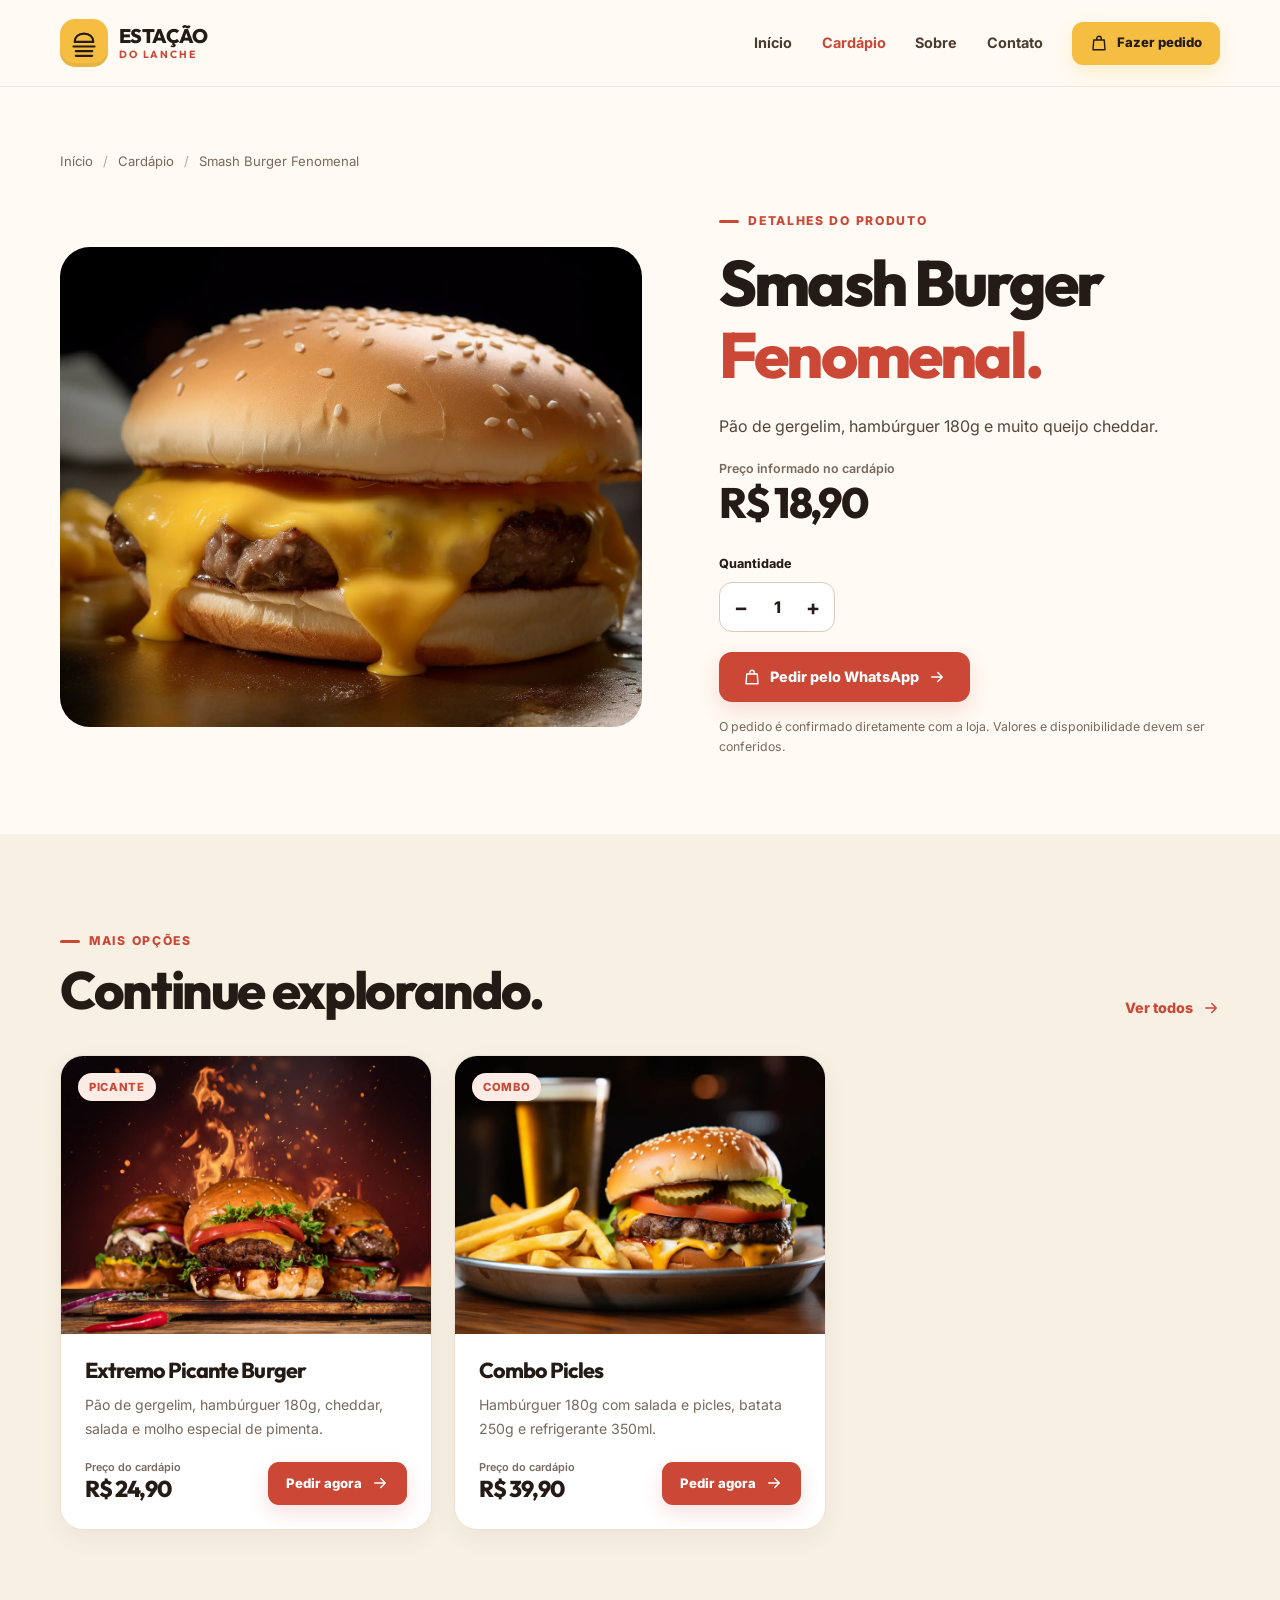
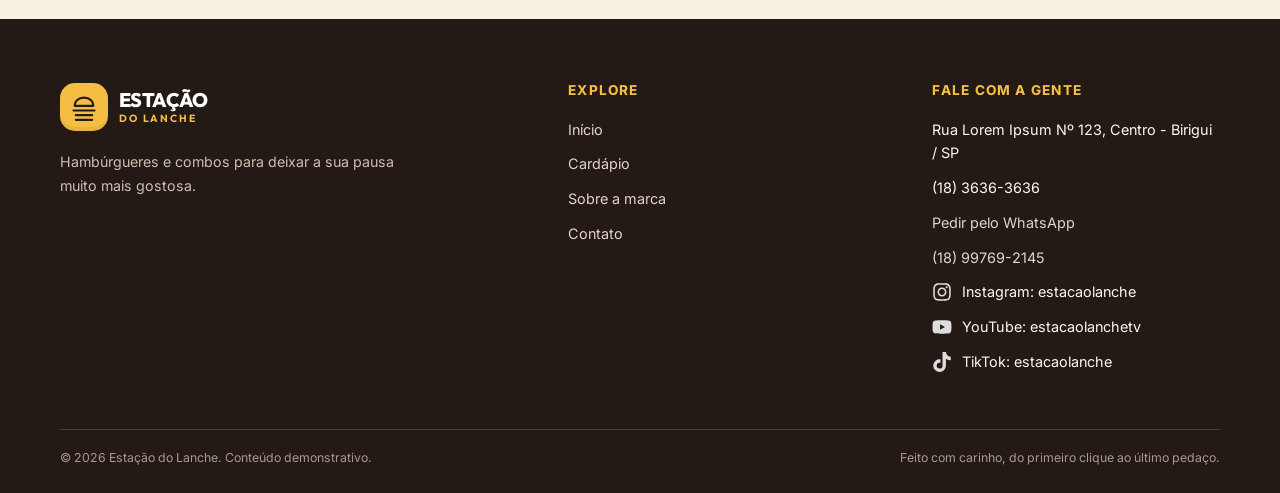
<file: produto.html>
<!doctype html>
<html lang="pt-BR"><head><meta charset="utf-8"><meta name="viewport" content="width=device-width,initial-scale=1"><meta name="theme-color" content="#fffaf3">
<title>Smash Burger Fenomenal | Estação do Lanche</title><meta name="description" content="Confira os detalhes do Smash Burger Fenomenal, escolha a quantidade e envie seu pedido pelo WhatsApp."><meta property="og:type" content="website"><meta property="og:locale" content="pt_BR"><meta property="og:site_name" content="Estação do Lanche"><meta property="og:title" content="Smash Burger Fenomenal | Estação do Lanche"><meta property="og:description" content="Confira os detalhes do Smash Burger Fenomenal, escolha a quantidade e envie seu pedido pelo WhatsApp."><!-- TODO: após publicar, usar endereço completo (https://...) em og:image e adicionar og:url --><meta property="og:image" content="images/AdobeStock_593086323.webp">
<link rel="icon" type="image/svg+xml" href="assets/img/favicon.svg">
<link rel="preconnect" href="https://fonts.googleapis.com"><link rel="preconnect" href="https://fonts.gstatic.com" crossorigin>
<link href="https://fonts.googleapis.com/css2?family=Inter:wght@400;500;600;700;800&family=Outfit:wght@500;600;700;800&display=swap" rel="stylesheet">
<link rel="stylesheet" href="assets/css/style.css"><script src="assets/js/main.js" defer></script>
</head><body><a class="skip-link" href="#conteudo">Ir para o conteúdo principal</a>
<header class="site-header"><div class="container header-inner">
    <a class="brand" href="index.html" aria-label="Estação do Lanche, página inicial">
      <span class="brand-mark"><svg class="" aria-hidden="true" viewBox="0 0 24 24" fill="none" stroke="currentColor" stroke-linecap="round" stroke-linejoin="round" stroke-width="1.9"><path d="M4 11c0-4 3-7 8-7s8 3 8 7H4ZM3 15h18M5 19h14M5 23h14"/></svg></span>
      <span class="brand-name">ESTAÇÃO<small>DO LANCHE</small></span>
    </a>
    <button class="menu-toggle" data-nav-toggle aria-controls="site-navigation" aria-expanded="false" aria-label="Abrir menu"><svg class="" aria-hidden="true" viewBox="0 0 24 24" fill="none" stroke="currentColor" stroke-linecap="round" stroke-linejoin="round" stroke-width="1.9"><path d="M4 7h16M4 12h16M4 17h16"/></svg></button>
    <nav class="desktop-nav" id="site-navigation" aria-label="Navegação principal">
      <a href="index.html" >Início</a>
      <a href="cardapio.html" aria-current="page">Cardápio</a>
      <a href="sobre.html" >Sobre</a>
      <a href="contato.html" >Contato</a>
      <a class="btn btn--yellow btn--sm" href="https://wa.me/5518997692145?text=Ol%C3%A1%21%20Gostaria%20de%20fazer%20um%20pedido." target="_blank" rel="noopener noreferrer"><svg class="" aria-hidden="true" viewBox="0 0 24 24" fill="none" stroke="currentColor" stroke-linecap="round" stroke-linejoin="round" stroke-width="1.9"><path d="M5 8h14l1 13H4L5 8Zm4 0V6a3 3 0 0 1 6 0v2"/></svg> Fazer pedido</a>
    </nav>
</div></header><main id="conteudo"><section class="section--tight"><div class="container"><nav class="breadcrumbs" aria-label="Caminho de navegação"><a href="index.html">Início</a><span aria-hidden="true">/</span><a href="cardapio.html">Cardápio</a><span aria-hidden="true">/</span><span aria-current="page">Smash Burger Fenomenal</span></nav>
<div class="product-detail"><div class="product-detail__media"><span class="badge">Hambúrguer</span><img src="images/AdobeStock_593086323.webp" data-fallback="assets/img/smash.svg" alt="Smash Burger Fenomenal com pão de gergelim e cheddar" width="700" height="600"></div><div class="product-detail__copy"><span class="eyebrow">Detalhes do produto</span><h1>Smash Burger <span class="text-red">Fenomenal.</span></h1><p>Pão de gergelim, hambúrguer 180g e muito queijo cheddar.</p><div class="product-detail__price"><small>Preço informado no cardápio</small>R$ 18,90</div>
<div class="qty-row" data-quantity-selector data-product="Smash Burger Fenomenal"><div class="qty-field"><label>Quantidade</label><div class="qty-control"><button type="button" data-qty-step="-1" aria-label="Diminuir quantidade">−</button><output data-quantity aria-live="polite">1</output><button type="button" data-qty-step="1" aria-label="Aumentar quantidade">+</button></div></div></div>
<a class="btn btn--red" data-product-order target="_blank" rel="noopener noreferrer" href="https://wa.me/5518997692145?text=Ol%C3%A1%21%20Gostaria%20de%20pedir%201x%20Smash%20Burger%20Fenomenal."><svg class="" aria-hidden="true" viewBox="0 0 24 24" fill="none" stroke="currentColor" stroke-linecap="round" stroke-linejoin="round" stroke-width="1.9"><path d="M5 8h14l1 13H4L5 8Zm4 0V6a3 3 0 0 1 6 0v2"/></svg> Pedir pelo WhatsApp <svg class="" aria-hidden="true" viewBox="0 0 24 24" fill="none" stroke="currentColor" stroke-linecap="round" stroke-linejoin="round" stroke-width="1.9"><path d="M5 12h14m-6-6 6 6-6 6"/></svg></a><p class="detail-note">O pedido é confirmado diretamente com a loja. Valores e disponibilidade devem ser conferidos.</p></div></div></div></section><section class="section section--warm"><div class="container"><div class="section-heading"><div><span class="eyebrow">Mais opções</span><h2>Continue explorando.</h2></div><a class="text-link" href="cardapio.html">Ver todos <svg class="" aria-hidden="true" viewBox="0 0 24 24" fill="none" stroke="currentColor" stroke-linecap="round" stroke-linejoin="round" stroke-width="1.9"><path d="M5 12h14m-6-6 6 6-6 6"/></svg></a></div><div class="product-grid"><article class="product-card" data-category="hamburguer">
      <div class="product-card__media product-card__media--rose"><span class="badge">Picante</span><img src="images/AdobeStock_244611927.webp" data-fallback="assets/img/picante.svg" alt="Extremo Picante Burger" loading="lazy" width="700" height="600"></div>
      <div class="product-card__body"><h3>Extremo Picante Burger</h3><p>Pão de gergelim, hambúrguer 180g, cheddar, salada e molho especial de pimenta.</p><div class="product-card__bottom"><div><span class="price-label">Preço do cardápio</span><strong class="price">R$ 24,90</strong></div><a class="btn btn--red btn--sm" href="https://wa.me/5518997692145?text=Ol%C3%A1%21%20Quero%20pedir%20o%20Extremo%20Picante%20Burger." target="_blank" rel="noopener noreferrer">Pedir agora <svg class="" aria-hidden="true" viewBox="0 0 24 24" fill="none" stroke="currentColor" stroke-linecap="round" stroke-linejoin="round" stroke-width="1.9"><path d="M5 12h14m-6-6 6 6-6 6"/></svg></a></div></div>
    </article><article class="product-card" data-category="combo">
      <div class="product-card__media product-card__media--yellow"><span class="badge">Combo</span><img src="images/AdobeStock_593086306.webp" data-fallback="assets/img/combo.svg" alt="Combo Picles" loading="lazy" width="700" height="600"></div>
      <div class="product-card__body"><h3>Combo Picles</h3><p>Hambúrguer 180g com salada e picles, batata 250g e refrigerante 350ml.</p><div class="product-card__bottom"><div><span class="price-label">Preço do cardápio</span><strong class="price">R$ 39,90</strong></div><a class="btn btn--red btn--sm" href="https://wa.me/5518997692145?text=Ol%C3%A1%21%20Quero%20pedir%20o%20Combo%20Picles." target="_blank" rel="noopener noreferrer">Pedir agora <svg class="" aria-hidden="true" viewBox="0 0 24 24" fill="none" stroke="currentColor" stroke-linecap="round" stroke-linejoin="round" stroke-width="1.9"><path d="M5 12h14m-6-6 6 6-6 6"/></svg></a></div></div>
    </article></div></div></section></main><footer class="site-footer"><div class="container">
  <div class="footer-main">
    <div class="footer-brand"><a class="brand" href="index.html"><span class="brand-mark"><svg class="" aria-hidden="true" viewBox="0 0 24 24" fill="none" stroke="currentColor" stroke-linecap="round" stroke-linejoin="round" stroke-width="1.9"><path d="M4 11c0-4 3-7 8-7s8 3 8 7H4ZM3 15h18M5 19h14M5 23h14"/></svg></span><span class="brand-name">ESTAÇÃO<small>DO LANCHE</small></span></a><p>Hambúrgueres e combos para deixar a sua pausa muito mais gostosa.</p></div>
    <div><h3>Explore</h3><nav class="footer-links" aria-label="Links do rodapé"><a href="index.html">Início</a><a href="cardapio.html">Cardápio</a><a href="sobre.html">Sobre a marca</a><a href="contato.html">Contato</a></nav></div>
    <div><h3>Fale com a gente</h3><div class="footer-links"><!-- TODO: trocar endereço e telefones fixos pelos dados reais; conferir os perfis das redes e transformar em links --><span>Rua Lorem Ipsum Nº 123, Centro - Birigui / SP</span><span>(18) 3636-3636</span><a href="https://wa.me/5518997692145?text=Ol%C3%A1%21%20Gostaria%20de%20fazer%20um%20pedido." target="_blank" rel="noopener noreferrer">Pedir pelo WhatsApp</a><a href="tel:+5518997692145">(18) 99769-2145</a><span class="footer-social"><img src="images/instagram.svg" alt="" width="20" height="20">Instagram: estacaolanche</span><span class="footer-social"><img src="images/youtube.svg" alt="" width="20" height="20">YouTube: estacaolanchetv</span><span class="footer-social"><img src="images/tiktok.svg" alt="" width="20" height="20">TikTok: estacaolanche</span></div></div>
  </div><div class="footer-bottom"><span>© <span data-current-year>2026</span> Estação do Lanche. Conteúdo demonstrativo.</span><span>Feito com carinho, do primeiro clique ao último pedaço.</span></div>
</div></footer></body></html>
</file>
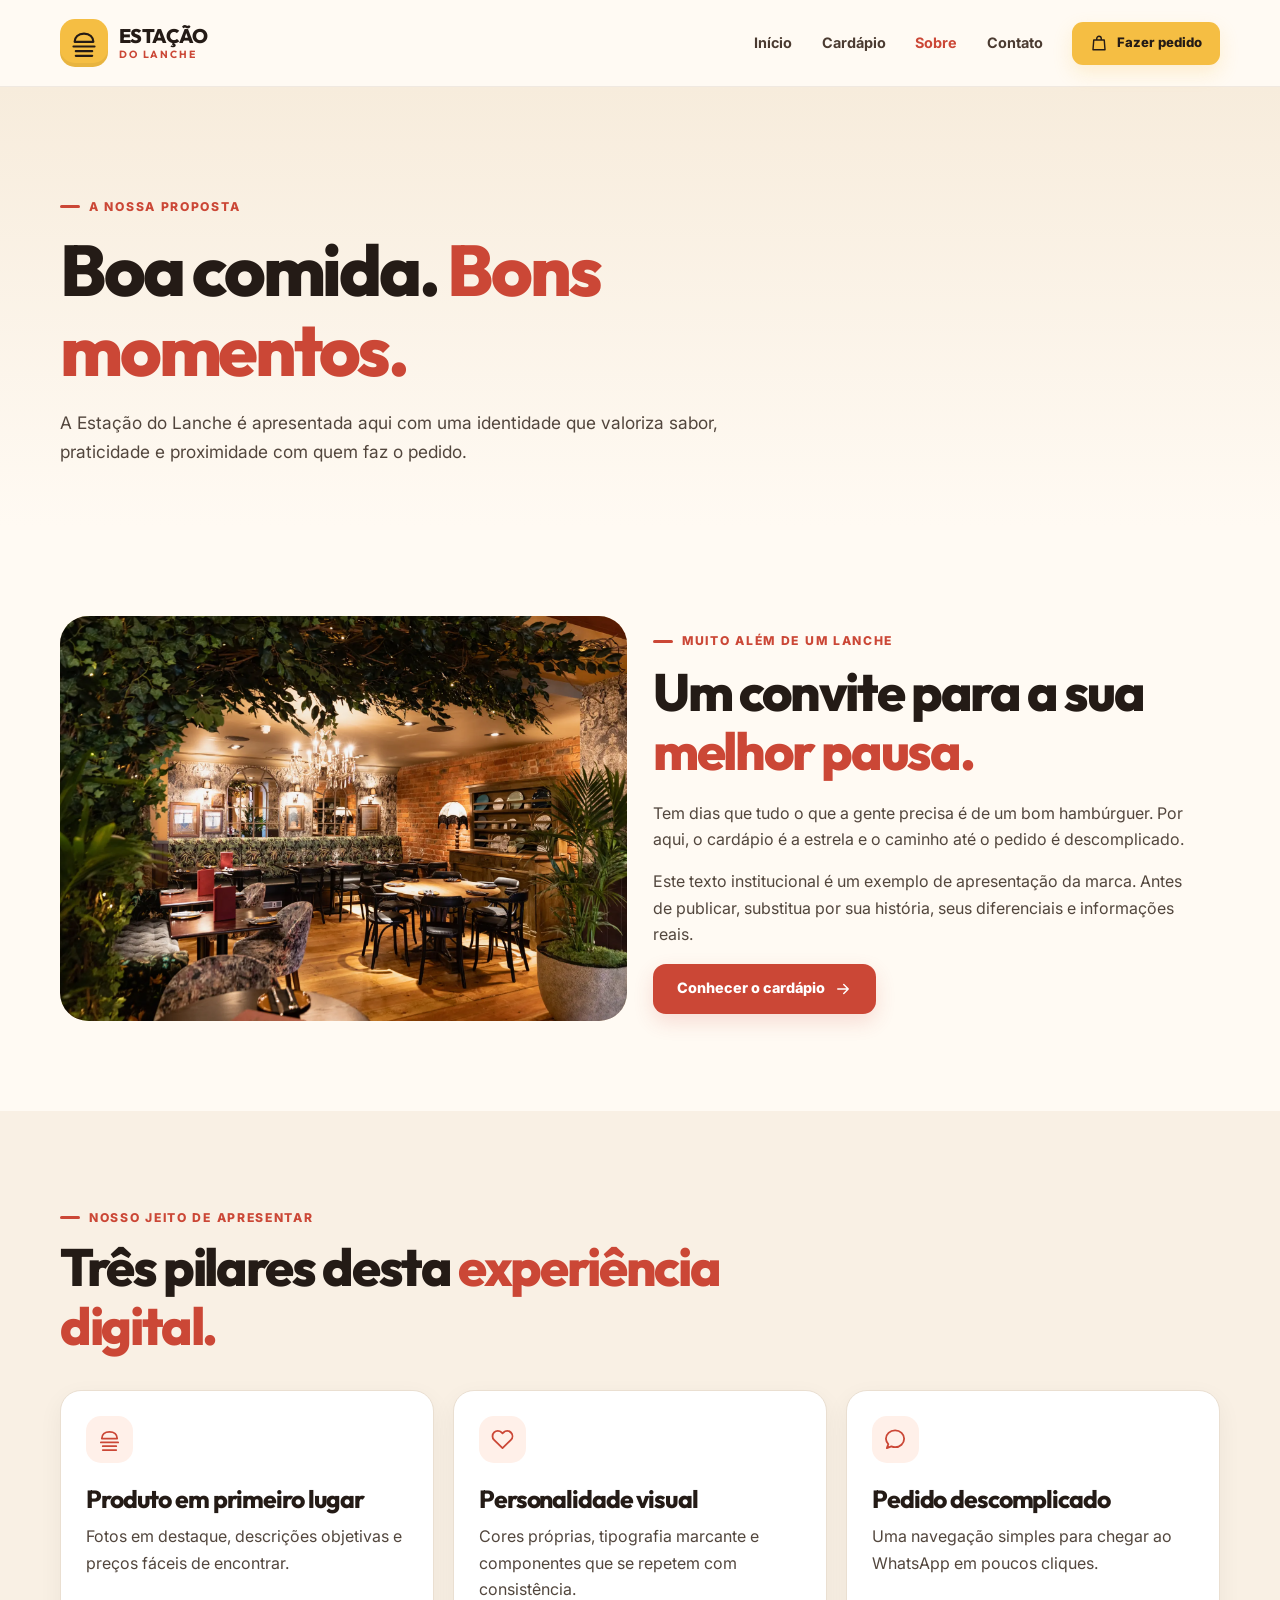
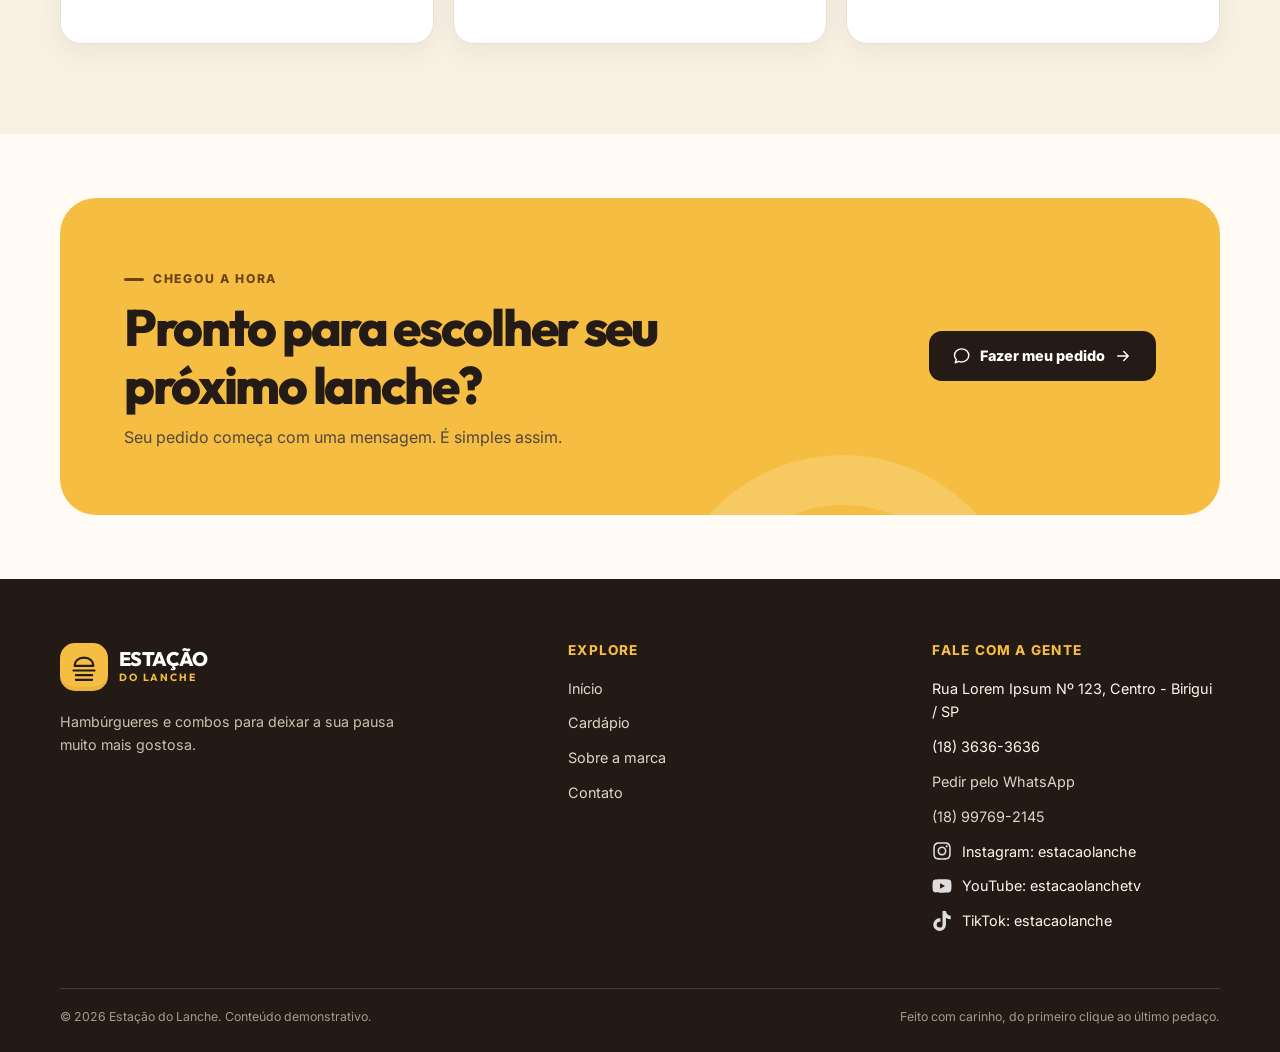
<file: sobre.html>
<!doctype html>
<html lang="pt-BR"><head><meta charset="utf-8"><meta name="viewport" content="width=device-width,initial-scale=1"><meta name="theme-color" content="#fffaf3">
<title>Sobre | Estação do Lanche</title><meta name="description" content="Conheça a proposta e a identidade visual da Estação do Lanche."><meta property="og:type" content="website"><meta property="og:locale" content="pt_BR"><meta property="og:site_name" content="Estação do Lanche"><meta property="og:title" content="Sobre | Estação do Lanche"><meta property="og:description" content="Conheça a proposta e a identidade visual da Estação do Lanche."><!-- TODO: após publicar, usar endereço completo (https://...) em og:image e adicionar og:url --><meta property="og:image" content="images/AdobeStock_593086323.webp">
<link rel="icon" type="image/svg+xml" href="assets/img/favicon.svg">
<link rel="preconnect" href="https://fonts.googleapis.com"><link rel="preconnect" href="https://fonts.gstatic.com" crossorigin>
<link href="https://fonts.googleapis.com/css2?family=Inter:wght@400;500;600;700;800&family=Outfit:wght@500;600;700;800&display=swap" rel="stylesheet">
<link rel="stylesheet" href="assets/css/style.css"><script src="assets/js/main.js" defer></script>
</head><body><a class="skip-link" href="#conteudo">Ir para o conteúdo principal</a>
<header class="site-header"><div class="container header-inner">
    <a class="brand" href="index.html" aria-label="Estação do Lanche, página inicial">
      <span class="brand-mark"><svg class="" aria-hidden="true" viewBox="0 0 24 24" fill="none" stroke="currentColor" stroke-linecap="round" stroke-linejoin="round" stroke-width="1.9"><path d="M4 11c0-4 3-7 8-7s8 3 8 7H4ZM3 15h18M5 19h14M5 23h14"/></svg></span>
      <span class="brand-name">ESTAÇÃO<small>DO LANCHE</small></span>
    </a>
    <button class="menu-toggle" data-nav-toggle aria-controls="site-navigation" aria-expanded="false" aria-label="Abrir menu"><svg class="" aria-hidden="true" viewBox="0 0 24 24" fill="none" stroke="currentColor" stroke-linecap="round" stroke-linejoin="round" stroke-width="1.9"><path d="M4 7h16M4 12h16M4 17h16"/></svg></button>
    <nav class="desktop-nav" id="site-navigation" aria-label="Navegação principal">
      <a href="index.html" >Início</a>
      <a href="cardapio.html" >Cardápio</a>
      <a href="sobre.html" aria-current="page">Sobre</a>
      <a href="contato.html" >Contato</a>
      <a class="btn btn--yellow btn--sm" href="https://wa.me/5518997692145?text=Ol%C3%A1%21%20Gostaria%20de%20fazer%20um%20pedido." target="_blank" rel="noopener noreferrer"><svg class="" aria-hidden="true" viewBox="0 0 24 24" fill="none" stroke="currentColor" stroke-linecap="round" stroke-linejoin="round" stroke-width="1.9"><path d="M5 8h14l1 13H4L5 8Zm4 0V6a3 3 0 0 1 6 0v2"/></svg> Fazer pedido</a>
    </nav>
</div></header><main id="conteudo"><section class="page-intro"><div class="container"><div class="page-intro__inner"><span class="eyebrow">A nossa proposta</span><h1>Boa comida. <span class="text-red">Bons momentos.</span></h1><p>A Estação do Lanche é apresentada aqui com uma identidade que valoriza sabor, praticidade e proximidade com quem faz o pedido.</p></div></div></section><section class="section"><div class="container"><div class="about-grid"><div class="about-illustration"><img src="images/AdobeStock_319713812.webp" data-fallback="assets/img/hero.svg" alt="Representação de um hambúrguer artesanal" width="700" height="600" loading="lazy"></div><div class="about-copy"><span class="eyebrow">Muito além de um lanche</span><h2>Um convite para a sua <span class="text-red">melhor pausa.</span></h2><p>Tem dias que tudo o que a gente precisa é de um bom hambúrguer. Por aqui, o cardápio é a estrela e o caminho até o pedido é descomplicado.</p><p>Este texto institucional é um exemplo de apresentação da marca. Antes de publicar, substitua por sua história, seus diferenciais e informações reais.</p><a class="btn btn--red" href="cardapio.html">Conhecer o cardápio <svg class="" aria-hidden="true" viewBox="0 0 24 24" fill="none" stroke="currentColor" stroke-linecap="round" stroke-linejoin="round" stroke-width="1.9"><path d="M5 12h14m-6-6 6 6-6 6"/></svg></a></div></div></div></section>
<section class="section section--warm"><div class="container"><div class="section-heading"><div><span class="eyebrow">Nosso jeito de apresentar</span><h2>Três pilares desta <span class="text-red">experiência digital.</span></h2></div></div><div class="values-grid"><article class="info-card"><div class="icon-chip"><svg class="" aria-hidden="true" viewBox="0 0 24 24" fill="none" stroke="currentColor" stroke-linecap="round" stroke-linejoin="round" stroke-width="1.9"><path d="M4 11c0-4 3-7 8-7s8 3 8 7H4ZM3 15h18M5 19h14M5 23h14"/></svg></div><h3>Produto em primeiro lugar</h3><p>Fotos em destaque, descrições objetivas e preços fáceis de encontrar.</p></article><article class="info-card"><div class="icon-chip"><svg class="" aria-hidden="true" viewBox="0 0 24 24" fill="none" stroke="currentColor" stroke-linecap="round" stroke-linejoin="round" stroke-width="1.9"><path d="M20.8 4.7a5.5 5.5 0 0 0-7.8 0L12 5.6l-1-1a5.5 5.5 0 0 0-7.8 7.8L12 21l8.8-8.6a5.5 5.5 0 0 0 0-7.7Z"/></svg></div><h3>Personalidade visual</h3><p>Cores próprias, tipografia marcante e componentes que se repetem com consistência.</p></article><article class="info-card"><div class="icon-chip"><svg class="" aria-hidden="true" viewBox="0 0 24 24" fill="none" stroke="currentColor" stroke-linecap="round" stroke-linejoin="round" stroke-width="1.9"><path d="M21 11.3c0 4.8-4.2 8.7-9.4 8.7-1.4 0-2.7-.3-3.9-.8L3 21l1.5-4.2A8.2 8.2 0 0 1 2 11.3C2 6.5 6.2 2.5 11.6 2.5s9.4 4 9.4 8.8Z"/></svg></div><h3>Pedido descomplicado</h3><p>Uma navegação simples para chegar ao WhatsApp em poucos cliques.</p></article></div></div></section><section class="section--tight"><div class="container"><div class="cta-banner"><div><span class="eyebrow" style="color:#6d4313">Chegou a hora</span><h2>Pronto para escolher seu próximo lanche?</h2><p>Seu pedido começa com uma mensagem. É simples assim.</p></div><a class="btn btn--dark" href="https://wa.me/5518997692145?text=Ol%C3%A1%21%20Gostaria%20de%20fazer%20um%20pedido." target="_blank" rel="noopener noreferrer"><svg class="" aria-hidden="true" viewBox="0 0 24 24" fill="none" stroke="currentColor" stroke-linecap="round" stroke-linejoin="round" stroke-width="1.9"><path d="M21 11.3c0 4.8-4.2 8.7-9.4 8.7-1.4 0-2.7-.3-3.9-.8L3 21l1.5-4.2A8.2 8.2 0 0 1 2 11.3C2 6.5 6.2 2.5 11.6 2.5s9.4 4 9.4 8.8Z"/></svg> Fazer meu pedido <svg class="" aria-hidden="true" viewBox="0 0 24 24" fill="none" stroke="currentColor" stroke-linecap="round" stroke-linejoin="round" stroke-width="1.9"><path d="M5 12h14m-6-6 6 6-6 6"/></svg></a></div></div></section></main><footer class="site-footer"><div class="container">
  <div class="footer-main">
    <div class="footer-brand"><a class="brand" href="index.html"><span class="brand-mark"><svg class="" aria-hidden="true" viewBox="0 0 24 24" fill="none" stroke="currentColor" stroke-linecap="round" stroke-linejoin="round" stroke-width="1.9"><path d="M4 11c0-4 3-7 8-7s8 3 8 7H4ZM3 15h18M5 19h14M5 23h14"/></svg></span><span class="brand-name">ESTAÇÃO<small>DO LANCHE</small></span></a><p>Hambúrgueres e combos para deixar a sua pausa muito mais gostosa.</p></div>
    <div><h3>Explore</h3><nav class="footer-links" aria-label="Links do rodapé"><a href="index.html">Início</a><a href="cardapio.html">Cardápio</a><a href="sobre.html">Sobre a marca</a><a href="contato.html">Contato</a></nav></div>
    <div><h3>Fale com a gente</h3><div class="footer-links"><!-- TODO: trocar endereço e telefones fixos pelos dados reais; conferir os perfis das redes e transformar em links --><span>Rua Lorem Ipsum Nº 123, Centro - Birigui / SP</span><span>(18) 3636-3636</span><a href="https://wa.me/5518997692145?text=Ol%C3%A1%21%20Gostaria%20de%20fazer%20um%20pedido." target="_blank" rel="noopener noreferrer">Pedir pelo WhatsApp</a><a href="tel:+5518997692145">(18) 99769-2145</a><span class="footer-social"><img src="images/instagram.svg" alt="" width="20" height="20">Instagram: estacaolanche</span><span class="footer-social"><img src="images/youtube.svg" alt="" width="20" height="20">YouTube: estacaolanchetv</span><span class="footer-social"><img src="images/tiktok.svg" alt="" width="20" height="20">TikTok: estacaolanche</span></div></div>
  </div><div class="footer-bottom"><span>© <span data-current-year>2026</span> Estação do Lanche. Conteúdo demonstrativo.</span><span>Feito com carinho, do primeiro clique ao último pedaço.</span></div>
</div></footer></body></html>
</file>
<file: assets/css/style.css>
@import url('./tokens.css');
@import url('./base.css');
@import url('./components.css');
@import url('./pages.css');
</file>
<file: versao-anterior/style.css>
/* ===== Variáveis ===== */
:root {
    --amarelo: #FFD704;
    --amarelo-claro: #FFFFE0;
    --vermelho: #DE0A0A;
    --verde: #0BD42B;
    --cinza: #F4F4F8;
    --cinza-escuro: #D9D9D9;
    --texto: #392828;
    --altura-header: 64px;
}

/* ===== Base ===== */
html {
    scroll-behavior: smooth;
    scroll-padding-top: var(--altura-header);
}

body {
    font-family: 'Inter', sans-serif;
    color: var(--texto);
    overflow-x: hidden;
}

a { text-decoration: none; }

img { max-width: 100%; }

:focus-visible {
    outline: 3px solid var(--texto);
    outline-offset: 2px;
}

/* ===== Cabeçalho / menu ===== */
.site-header {
    background-color: var(--amarelo);
    min-height: var(--altura-header);
}

.site-header .navbar-brand {
    display: flex;
    align-items: center;
    gap: 12px;
    color: var(--texto);
}

.site-header .navbar-brand img { height: 33px; width: 36px; }

.site-header .navbar-brand .nome {
    margin: 0;
    font-size: 1.25rem;
    font-weight: 800;
}

.site-header .nav-link {
    color: #000;
    letter-spacing: 1.28px;
    padding: .75rem 1rem;
}

.site-header .nav-link:hover { text-decoration: underline; }

.botao-pedido {
    display: inline-flex;
    align-items: center;
    justify-content: center;
    gap: 10px;
    padding: 8px 28px;
    border-radius: 20px;
    background-color: var(--verde);
    color: #fff;
    font-size: .8rem;
    font-weight: 700;
    white-space: nowrap;
}

.botao-pedido:hover { background-color: #09b925; color: #fff; }
.botao-pedido img { width: 20px; height: 20px; }

/* ===== Hero ===== */
.hero {
    background:
        linear-gradient(rgba(0, 0, 0, .38), rgba(0, 0, 0, .38)),
        url(../images/AdobeStock_244611927.webp) center / cover no-repeat;
    min-height: 82vh;
    padding: calc(var(--altura-header) + 3rem) 1rem 3rem;
    display: flex;
    flex-direction: column;
    align-items: center;
    justify-content: center;
    text-align: center;
    color: #fff;
}

.hero h2 {
    font-size: clamp(2.2rem, 7vw, 4rem);
    font-weight: 700;
    margin: 0;
}

.hero p {
    font-size: clamp(1rem, 2.5vw, 1.25rem);
    font-weight: 300;
    letter-spacing: 1.3px;
    margin: .5rem 0 0;
}

.botao-hero {
    display: inline-block;
    margin-top: 1.5rem;
    padding: 12px 32px;
    border-radius: 18px;
    background: var(--vermelho);
    color: #fff;
    font-size: .8rem;
    text-transform: uppercase;
}

.botao-hero:hover { background: #b50808; color: #fff; }

/* ===== Categorias ===== */
.categorias {
    background-color: var(--amarelo);
    padding: 1.5rem 0;
}

.categoria {
    position: relative;
    display: flex;
    flex-direction: column;
    justify-content: flex-start;
    min-height: 260px;
    padding: 2rem 1.5rem;
    border: 6px solid var(--amarelo);
    border-radius: 10px;
    background-size: cover;
    background-position: center;
    color: #fff;
}

/* escurece a foto para o texto branco ficar legível */
.categoria::before {
    content: "";
    position: absolute;
    inset: 0;
    border-radius: 4px;
    background: rgba(0, 0, 0, .3);
}

.categoria > * { position: relative; }

.categoria h2 {
    font-size: clamp(1.8rem, 4vw, 3.1rem);
    font-weight: 700;
    margin: 0 0 .25rem;
}

.categoria p {
    font-size: clamp(1rem, 2vw, 1.55rem);
    font-weight: 300;
    letter-spacing: 1px;
    margin: 0;
}

.categoria-hamburguer { background-image: url(../images/AdobeStock_334881645.webp); }
.categoria-combos { background-image: url(../images/AdobeStock_577168329.webp); text-align: right; }

/* ===== Produtos ===== */
.produto { padding: 2.5rem 0; }
.produto-a { background-color: var(--cinza); }
.produto-b { background-color: var(--amarelo-claro); }

.produto-foto {
    width: 100%;
    height: auto;
    aspect-ratio: 4 / 3;
    object-fit: cover;
    border-radius: 20px;
}

.produto h3 {
    color: var(--vermelho);
    font-size: 1.6rem;
    font-weight: 700;
}

.preco {
    font-size: 1.5rem;
    letter-spacing: 1.92px;
    margin: 1rem 0 0;
    color: #000;
}

.botao-quero {
    display: inline-block;
    padding: 10px 28px;
    border-radius: 20px;
    background: var(--vermelho);
    color: var(--amarelo);
    font-size: 1.5rem;
    font-weight: 700;
}

.botao-quero:hover { background: #b50808; color: var(--amarelo); }

/* ===== Contato ===== */
.contato { padding: 2.5rem 0; background: #fff; }

.contato h2 {
    color: var(--vermelho);
    font-weight: 700;
    margin-bottom: 1.25rem;
}

.mapa {
    width: 100%;
    height: 320px;
    border: 0;
    border-radius: 10px;
}

.contato .form-control {
    border: 1px solid #000;
    border-radius: 10px;
}

.botao-enviar {
    background-color: var(--amarelo);
    border: none;
    border-radius: 10px;
    padding: 8px 28px;
    font-size: 1.25rem;
    font-weight: 700;
    color: #000;
}

.botao-enviar:hover { background-color: #000; color: var(--amarelo); }

/* ===== Redes sociais + galeria ===== */
.social { background-color: var(--vermelho); color: #fff; padding: 2.5rem 0 0; }

.social-titulo {
    color: var(--amarelo);
    font-size: clamp(2rem, 6vw, 4rem);
    font-weight: 700;
    line-height: 1.15;
    margin-bottom: 1.25rem;
}

.social-item {
    display: flex;
    align-items: center;
    gap: 12px;
    font-size: 1.5rem;
    font-weight: 700;
    margin-bottom: .75rem;
}

.social-item img { width: 31px; height: 31px; filter: invert(1); }

.galeria {
    display: grid;
    grid-template-columns: repeat(2, 1fr);
    gap: 6px;
    margin-top: 2rem;
}

.galeria div {
    aspect-ratio: 1 / 1;
    background-color: var(--cinza-escuro);
    background-size: cover;
    background-position: center;
}

.galeria div:nth-child(5) { grid-column: span 2; aspect-ratio: 2 / 1; }

/* ===== Rodapé ===== */
.site-footer {
    background-color: var(--amarelo);
    padding: 1.5rem 0;
    text-align: center;
}

.site-footer .marca {
    display: flex;
    align-items: center;
    justify-content: center;
    gap: 12px;
    font-size: 1.25rem;
    font-weight: 800;
}

.site-footer .marca img { width: 36px; height: 32px; }

.site-footer .contato-rodape {
    font-size: .8rem;
    font-weight: 300;
}

.site-footer .contato-rodape p { margin: .25rem 0 0; }

/* ===== Tablet / desktop ===== */
@media (min-width: 768px) {
    .categoria { min-height: 420px; }

    .produto { padding: 3rem 0; }

    .mapa { height: 100%; min-height: 420px; }

    .social { padding: 0; }

    .social .col-conteudo { padding: 3rem 1rem; }

    .galeria {
        grid-template-columns: repeat(6, 1fr);
        margin-top: 0;
        height: 100%;
    }

    .galeria div { aspect-ratio: auto; grid-column: span 2; }
    .galeria div:nth-child(1),
    .galeria div:nth-child(2) { grid-column: span 3; }
    .galeria div:nth-child(5) { grid-column: span 2; aspect-ratio: auto; }

    .site-footer { text-align: left; }
    .site-footer .marca { justify-content: flex-start; }
    .site-footer .contato-rodape { text-align: right; }
}

@media (min-width: 992px) {
    .site-header .navbar-nav { gap: .5rem; }
}

/* quem prefere menos movimento */
@media (prefers-reduced-motion: reduce) {
    html { scroll-behavior: auto; }
}
</file>
